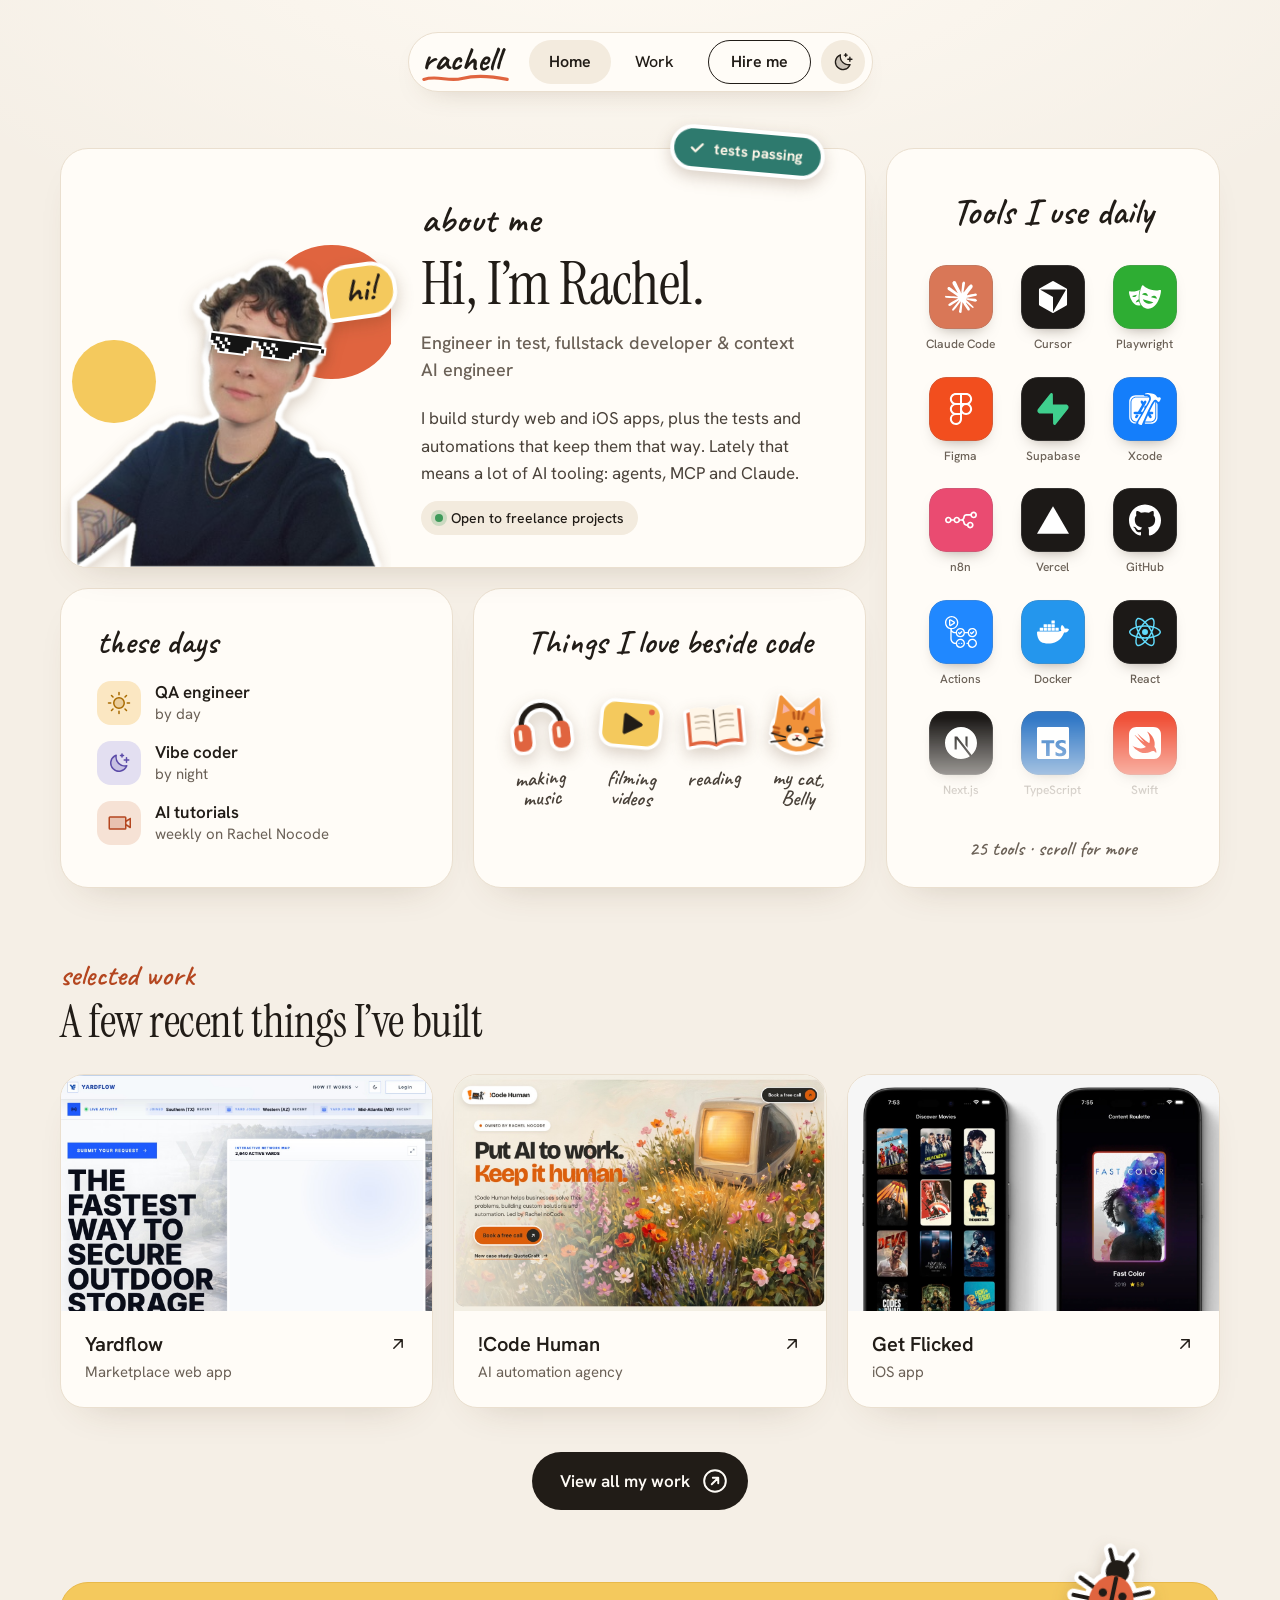
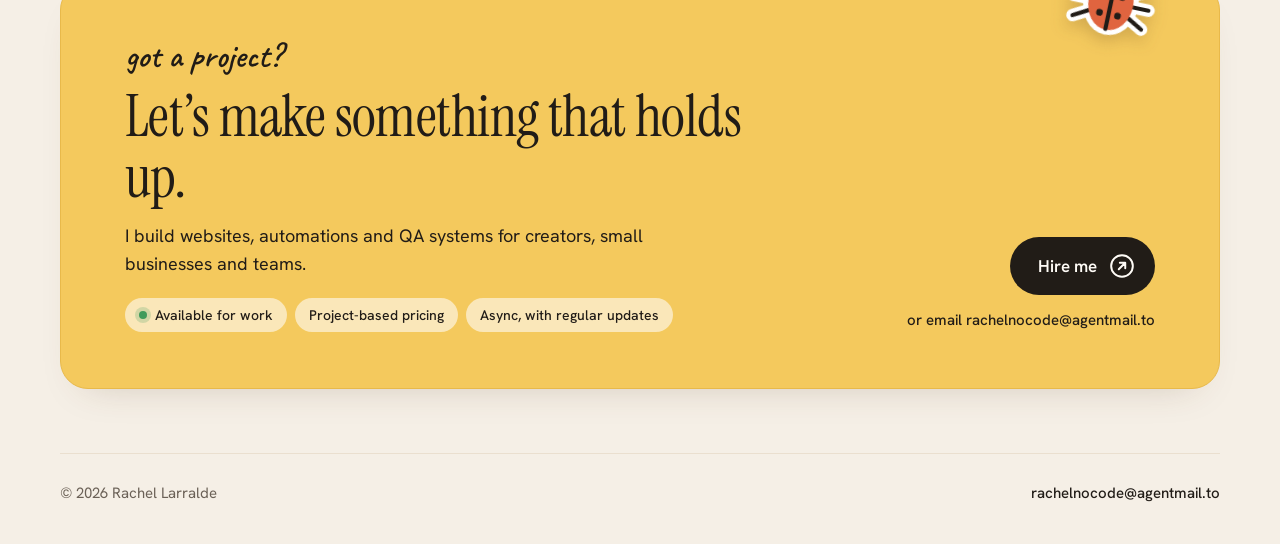
<file: index.html>
<!doctype html>
<html lang="en" data-theme="light">
<head>
  <meta charset="utf-8">
  <meta name="viewport" content="width=device-width, initial-scale=1">
  <script>(function(){try{var t=localStorage.getItem('rachell-theme');document.documentElement.setAttribute('data-theme',t==='dark'?'dark':'light')}catch(e){}})();</script>
  <meta name="theme-color" content="#F5EFE6" media="(prefers-color-scheme: light)">
  <meta name="theme-color" content="#141414" media="(prefers-color-scheme: dark)">
  <link rel="icon" href="/favicon.png">
  <link rel="preconnect" href="https://fonts.googleapis.com">
  <link rel="preconnect" href="https://fonts.gstatic.com" crossorigin>
  <link rel="stylesheet" href="https://fonts.googleapis.com/css2?family=Caveat:wght@500;600;700&family=Hanken+Grotesk:wght@400;500;600;700&family=Instrument+Serif:ital@0;1&display=swap">
  <link rel="stylesheet" href="/css/site.css">
  <script src="/js/site.js" defer></script>

  <title>Rachel Larralde — engineer in test &amp; fullstack developer</title>
  <meta name="description" content="Rachel Larralde builds sturdy web and iOS apps, plus the tests and automations that keep them that way. Engineer in test, fullstack developer and context AI engineer.">
  <meta name="author" content="Rachel Larralde">
  <meta property="og:type" content="website">
  <meta property="og:title" content="Rachel Larralde — engineer in test &amp; fullstack developer">
  <meta property="og:description" content="Sturdy web and iOS apps, plus the tests and automations that keep them that way.">
  <meta name="twitter:card" content="summary">
</head>
<body>
<div class="page">

  <header class="site-header">
    <div class="nav-pill">
      <a class="wordmark" href="/" aria-label="Rachel Larralde, home">
        <span class="wordmark__text" aria-hidden="true">rachell</span>
        <svg class="wordmark__squiggle" viewBox="0 0 100 10" preserveAspectRatio="none" aria-hidden="true"><path d="M2 6 C18 1 30 9 46 5 S78 2 98 6"/></svg>
      </a>
      <nav aria-label="Main">
        <ul class="nav-links">
          <li class="nav-links__item--desk"><a class="nav-link" href="/" aria-current="page">Home</a></li>
          <li class="nav-links__item--desk"><a class="nav-link" href="/work/">Work</a></li>
          <li><a class="nav-hire" href="/hire-me/">Hire me</a></li>
        </ul>
      </nav>
      <button type="button" class="theme-toggle" aria-label="Switch to dark mode" aria-pressed="false" title="Switch to dark mode">
        <svg class="theme-toggle__moon" viewBox="0 0 256 256" aria-hidden="true"><path d="M210.69,158.18A88,88,0,1,1,97.82,45.31,96.08,96.08,0,0,0,192,160,96.78,96.78,0,0,0,210.69,158.18Z" opacity="0.2"/><path d="M240,96a8,8,0,0,1-8,8H216v16a8,8,0,0,1-16,0V104H184a8,8,0,0,1,0-16h16V72a8,8,0,0,1,16,0V88h16A8,8,0,0,1,240,96ZM144,56h8v8a8,8,0,0,0,16,0V56h8a8,8,0,0,0,0-16h-8V32a8,8,0,0,0-16,0v8h-8a8,8,0,0,0,0,16Zm72.77,97a8,8,0,0,1,1.43,8A96,96,0,1,1,95.07,37.8a8,8,0,0,1,10.6,9.06A88.07,88.07,0,0,0,209.14,150.33,8,8,0,0,1,216.77,153Zm-19.39,14.88c-1.79.09-3.59.14-5.38.14A104.11,104.11,0,0,1,88,64c0-1.79,0-3.59.14-5.38A80,80,0,1,0,197.38,167.86Z"/></svg>
        <svg class="theme-toggle__sun" viewBox="0 0 256 256" aria-hidden="true"><path d="M184,128a56,56,0,1,1-56-56A56,56,0,0,1,184,128Z" opacity="0.2"/><path d="M120,40V16a8,8,0,0,1,16,0V40a8,8,0,0,1-16,0Zm72,88a64,64,0,1,1-64-64A64.07,64.07,0,0,1,192,128Zm-16,0a48,48,0,1,0-48,48A48.05,48.05,0,0,0,176,128ZM58.34,69.66A8,8,0,0,0,69.66,58.34l-16-16A8,8,0,0,0,42.34,53.66Zm0,116.68-16,16a8,8,0,0,0,11.32,11.32l16-16a8,8,0,0,0-11.32-11.32ZM192,72a8,8,0,0,0,5.66-2.34l16-16a8,8,0,0,0-11.32-11.32l-16,16A8,8,0,0,0,192,72Zm5.66,114.34a8,8,0,0,0-11.32,11.32l16,16a8,8,0,0,0,11.32-11.32ZM48,128a8,8,0,0,0-8-8H16a8,8,0,0,0,0,16H40A8,8,0,0,0,48,128Zm80,80a8,8,0,0,0-8,8v24a8,8,0,0,0,16,0V216A8,8,0,0,0,128,208Zm112-88H216a8,8,0,0,0,0,16h24a8,8,0,0,0,0-16Z"/></svg>
      </button>
      <button type="button" class="menu-toggle" aria-label="Menu" aria-expanded="false" aria-controls="site-menu">
        <svg class="ic menu-toggle__open" viewBox="0 0 24 24" aria-hidden="true"><path d="M4 9 H20 M4 15 H20"/></svg>
        <svg class="ic menu-toggle__close" viewBox="0 0 24 24" aria-hidden="true"><path d="M6 6 L18 18 M18 6 L6 18"/></svg>
      </button>
    </div>
    <nav class="nav-menu" id="site-menu" aria-label="Menu" hidden>
      <a class="nav-menu__link" href="/" aria-current="page">Home<svg class="ic" viewBox="0 0 24 24" aria-hidden="true"><path d="M7 17 L17 7 M8 7 H17 V16"/></svg></a>
      <a class="nav-menu__link" href="/work/">Work<svg class="ic" viewBox="0 0 24 24" aria-hidden="true"><path d="M7 17 L17 7 M8 7 H17 V16"/></svg></a>
      <a class="nav-menu__link" href="/hire-me/">Hire me<svg class="ic" viewBox="0 0 24 24" aria-hidden="true"><path d="M7 17 L17 7 M8 7 H17 V16"/></svg></a>
    </nav>
  </header>

  <main class="site-main site-main--home" id="main">

    <section class="bento" aria-label="Intro">

      <article class="card intro">
        <div class="intro__media">
          <div class="intro__photo">
            <div class="intro__figure">
              <span class="intro__blob intro__blob--coral"></span>
              <span class="intro__blob intro__blob--butter"></span>
              <img class="intro__img sticker" src="/assets/site/img/rachel-cutout.png" alt="Rachel Larralde" width="355" height="347">
              <div class="shades"><img class="shades__img" src="/assets/site/stickers/shades.svg" alt=""></div>
            </div>
          </div>
          <span class="hi-bubble sticker wiggle" aria-hidden="true">hi!</span>
        </div>
        <span class="tests-pill sticker wiggle">
          <svg class="ic" viewBox="0 0 24 24" aria-hidden="true"><path d="M5 12.5 L10 17 L19 7"/></svg>tests passing
        </span>
        <div class="intro__body">
          <span class="hand intro__eyebrow">about me</span>
          <h1 class="serif display-2 intro__title">Hi, I’m Rachel.</h1>
          <p class="intro__role">Engineer in test, fullstack developer &amp; context AI engineer</p>
          <p class="intro__text">I build sturdy web and iOS apps, plus the tests and automations that keep them that way. Lately that means a lot of AI tooling: agents, MCP and Claude.</p>
          <span class="chip intro__chip"><span class="dot" aria-hidden="true"></span>Open to freelance projects</span>
        </div>
      </article>

      <article class="card tools" aria-labelledby="tools-h">
        <h2 class="hand card-label--lg" id="tools-h">Tools I use daily</h2>
        <div class="tools__frame">
          <div class="tools__scroll" tabindex="0" role="region" aria-label="Tools, scrollable">
            <ul class="tools__grid">
              <li class="tool" title="Claude Code"><img class="tool__icon wiggle" src="/assets/site/logos/claude.svg" alt="" width="64" height="64"><span class="tool__name">Claude Code</span></li>
              <li class="tool" title="Cursor"><img class="tool__icon wiggle" src="/assets/site/logos/cursor.svg" alt="" width="64" height="64"><span class="tool__name">Cursor</span></li>
              <li class="tool" title="Playwright"><img class="tool__icon wiggle" src="/assets/site/logos/playwright.svg" alt="" width="64" height="64"><span class="tool__name">Playwright</span></li>
              <li class="tool" title="Figma"><img class="tool__icon wiggle" src="/assets/site/logos/figma.svg" alt="" width="64" height="64"><span class="tool__name">Figma</span></li>
              <li class="tool" title="Supabase"><img class="tool__icon wiggle" src="/assets/site/logos/supabase.svg" alt="" width="64" height="64"><span class="tool__name">Supabase</span></li>
              <li class="tool" title="Xcode"><img class="tool__icon wiggle" src="/assets/site/logos/xcode.svg" alt="" width="64" height="64"><span class="tool__name">Xcode</span></li>
              <li class="tool" title="n8n"><img class="tool__icon wiggle" src="/assets/site/logos/n8n.svg" alt="" width="64" height="64"><span class="tool__name">n8n</span></li>
              <li class="tool" title="Vercel"><img class="tool__icon wiggle" src="/assets/site/logos/vercel.svg" alt="" width="64" height="64"><span class="tool__name">Vercel</span></li>
              <li class="tool" title="GitHub"><img class="tool__icon wiggle" src="/assets/site/logos/github.svg" alt="" width="64" height="64"><span class="tool__name">GitHub</span></li>
              <li class="tool" title="Actions"><img class="tool__icon wiggle" src="/assets/site/logos/githubactions.svg" alt="" width="64" height="64"><span class="tool__name">Actions</span></li>
              <li class="tool" title="Docker"><img class="tool__icon wiggle" src="/assets/site/logos/docker.svg" alt="" width="64" height="64"><span class="tool__name">Docker</span></li>
              <li class="tool" title="React"><img class="tool__icon wiggle" src="/assets/site/logos/react.svg" alt="" width="64" height="64"><span class="tool__name">React</span></li>
              <li class="tool" title="Next.js"><img class="tool__icon wiggle" src="/assets/site/logos/nextdotjs.svg" alt="" width="64" height="64"><span class="tool__name">Next.js</span></li>
              <li class="tool" title="TypeScript"><img class="tool__icon wiggle" src="/assets/site/logos/typescript.svg" alt="" width="64" height="64"><span class="tool__name">TypeScript</span></li>
              <li class="tool" title="Swift"><img class="tool__icon wiggle" src="/assets/site/logos/swift.svg" alt="" width="64" height="64"><span class="tool__name">Swift</span></li>
              <li class="tool" title="Python"><img class="tool__icon wiggle" src="/assets/site/logos/python.svg" alt="" width="64" height="64"><span class="tool__name">Python</span></li>
              <li class="tool" title="Postgres"><img class="tool__icon wiggle" src="/assets/site/logos/postgresql.svg" alt="" width="64" height="64"><span class="tool__name">Postgres</span></li>
              <li class="tool" title="Node.js"><img class="tool__icon wiggle" src="/assets/site/logos/nodedotjs.svg" alt="" width="64" height="64"><span class="tool__name">Node.js</span></li>
              <li class="tool" title="Cypress"><img class="tool__icon wiggle" src="/assets/site/logos/cypress.svg" alt="" width="64" height="64"><span class="tool__name">Cypress</span></li>
              <li class="tool" title="Selenium"><img class="tool__icon wiggle" src="/assets/site/logos/selenium.svg" alt="" width="64" height="64"><span class="tool__name">Selenium</span></li>
              <li class="tool" title="Appium"><img class="tool__icon wiggle" src="/assets/site/logos/appium.svg" alt="" width="64" height="64"><span class="tool__name">Appium</span></li>
              <li class="tool" title="Tailwind"><img class="tool__icon wiggle" src="/assets/site/logos/tailwindcss.svg" alt="" width="64" height="64"><span class="tool__name">Tailwind</span></li>
              <li class="tool" title="Stripe"><img class="tool__icon wiggle" src="/assets/site/logos/stripe.svg" alt="" width="64" height="64"><span class="tool__name">Stripe</span></li>
              <li class="tool" title="Convex"><img class="tool__icon wiggle" src="/assets/site/logos/convex.svg" alt="" width="64" height="64"><span class="tool__name">Convex</span></li>
              <li class="tool" title="Notion"><img class="tool__icon wiggle" src="/assets/site/logos/notion.svg" alt="" width="64" height="64"><span class="tool__name">Notion</span></li>
            </ul>
          </div>
        </div>
        <span class="hand hand--muted tools__hint">25 tools · scroll for more</span>
      </article>

      <article class="card now" aria-labelledby="now-h">
        <h2 class="hand card-label" id="now-h">these days</h2>
        <ul class="now-list">
          <li class="now-row">
            <span class="now-row__icon now-row__icon--sun"><svg class="ic-fill" viewBox="0 0 256 256" aria-hidden="true"><path d="M184,128a56,56,0,1,1-56-56A56,56,0,0,1,184,128Z" opacity="0.2"/><path d="M120,40V16a8,8,0,0,1,16,0V40a8,8,0,0,1-16,0Zm72,88a64,64,0,1,1-64-64A64.07,64.07,0,0,1,192,128Zm-16,0a48,48,0,1,0-48,48A48.05,48.05,0,0,0,176,128ZM58.34,69.66A8,8,0,0,0,69.66,58.34l-16-16A8,8,0,0,0,42.34,53.66Zm0,116.68-16,16a8,8,0,0,0,11.32,11.32l16-16a8,8,0,0,0-11.32-11.32ZM192,72a8,8,0,0,0,5.66-2.34l16-16a8,8,0,0,0-11.32-11.32l-16,16A8,8,0,0,0,192,72Zm5.66,114.34a8,8,0,0,0-11.32,11.32l16,16a8,8,0,0,0,11.32-11.32ZM48,128a8,8,0,0,0-8-8H16a8,8,0,0,0,0,16H40A8,8,0,0,0,48,128Zm80,80a8,8,0,0,0-8,8v24a8,8,0,0,0,16,0V216A8,8,0,0,0,128,208Zm112-88H216a8,8,0,0,0,0,16h24a8,8,0,0,0,0-16Z"/></svg></span>
            <span class="now-row__text"><span class="now-row__title">QA engineer</span><span class="now-row__sub">by day</span></span>
          </li>
          <li class="now-row">
            <span class="now-row__icon now-row__icon--moon"><svg class="ic-fill" viewBox="0 0 256 256" aria-hidden="true"><path d="M210.69,158.18A88,88,0,1,1,97.82,45.31,96.08,96.08,0,0,0,192,160,96.78,96.78,0,0,0,210.69,158.18Z" opacity="0.2"/><path d="M240,96a8,8,0,0,1-8,8H216v16a8,8,0,0,1-16,0V104H184a8,8,0,0,1,0-16h16V72a8,8,0,0,1,16,0V88h16A8,8,0,0,1,240,96ZM144,56h8v8a8,8,0,0,0,16,0V56h8a8,8,0,0,0,0-16h-8V32a8,8,0,0,0-16,0v8h-8a8,8,0,0,0,0,16Zm72.77,97a8,8,0,0,1,1.43,8A96,96,0,1,1,95.07,37.8a8,8,0,0,1,10.6,9.06A88.07,88.07,0,0,0,209.14,150.33,8,8,0,0,1,216.77,153Zm-19.39,14.88c-1.79.09-3.59.14-5.38.14A104.11,104.11,0,0,1,88,64c0-1.79,0-3.59.14-5.38A80,80,0,1,0,197.38,167.86Z"/></svg></span>
            <span class="now-row__text"><span class="now-row__title">Vibe coder</span><span class="now-row__sub">by night</span></span>
          </li>
          <li class="now-row">
            <span class="now-row__icon now-row__icon--video"><svg class="ic-fill" viewBox="0 0 256 256" aria-hidden="true"><path d="M200,72V184a8,8,0,0,1-8,8H32a8,8,0,0,1-8-8V72a8,8,0,0,1,8-8H192A8,8,0,0,1,200,72Z" opacity="0.2"/><path d="M251.77,73a8,8,0,0,0-8.21.39L208,97.05V72a16,16,0,0,0-16-16H32A16,16,0,0,0,16,72V184a16,16,0,0,0,16,16H192a16,16,0,0,0,16-16V159l35.56,23.71A8,8,0,0,0,248,184a8,8,0,0,0,8-8V80A8,8,0,0,0,251.77,73ZM192,184H32V72H192V184Zm48-22.95-32-21.33V116.28L240,95Z"/></svg></span>
            <span class="now-row__text"><span class="now-row__title">AI tutorials</span><span class="now-row__sub">weekly on Rachel Nocode</span></span>
          </li>
        </ul>
      </article>

      <article class="card love" aria-labelledby="love-h">
        <h2 class="hand card-label" id="love-h">Things I love beside code</h2>
        <ul class="love-list">
          <li class="love-item">
            <img class="love-item__sticker sticker wiggle" style="--r:-6deg" src="/assets/site/stickers/headphones.svg" alt="" width="70" height="70">
            <span class="hand love-item__label" style="--r:-4deg">making music</span>
          </li>
          <li class="love-item">
            <img class="love-item__sticker sticker wiggle" style="--r:5deg" src="/assets/site/stickers/play.svg" alt="" width="70" height="70">
            <span class="hand love-item__label" style="--r:3deg">filming videos</span>
          </li>
          <li class="love-item">
            <img class="love-item__sticker sticker wiggle" style="--r:-5deg" src="/assets/site/stickers/book.svg" alt="" width="70" height="70">
            <span class="hand love-item__label" style="--r:-2deg">reading</span>
          </li>
          <li class="love-item">
            <img class="love-item__sticker sticker wiggle" style="--r:4deg" src="/assets/site/stickers/cat.svg" alt="" width="70" height="70">
            <span class="hand love-item__label" style="--r:3deg">my cat, Belly</span>
          </li>
        </ul>
      </article>

    </section>

    <section class="selected" aria-labelledby="sel-h">
      <div class="section-head">
        <span class="hand hand--coral eyebrow">selected work</span>
        <h2 class="serif section-title" id="sel-h">A few recent things I’ve built</h2>
      </div>
      <div class="project-grid">
        <a class="project-card lift" href="https://getyardflow.com" target="_blank" rel="noopener">
          <img class="project-card__img" src="/assets/site/img/yardflow.jpg" alt="Yardflow screenshot" width="1200" height="750" loading="lazy">
          <div class="project-card__body">
            <div class="project-card__head"><h3 class="project-card__title">Yardflow</h3><svg class="ic" viewBox="0 0 24 24" aria-hidden="true"><path d="M7 17 L17 7 M8 7 H17 V16"/></svg></div>
            <span class="project-card__cat">Marketplace web app</span>
            <span class="visually-hidden">(opens in a new tab)</span>
          </div>
        </a>
        <a class="project-card lift" href="https://nocodehuman.ai/" target="_blank" rel="noopener">
          <img class="project-card__img" src="/assets/site/img/nocodehuman.jpg" alt="!Code Human screenshot" width="1200" height="750" loading="lazy">
          <div class="project-card__body">
            <div class="project-card__head"><h3 class="project-card__title">!Code Human</h3><svg class="ic" viewBox="0 0 24 24" aria-hidden="true"><path d="M7 17 L17 7 M8 7 H17 V16"/></svg></div>
            <span class="project-card__cat">AI automation agency</span>
            <span class="visually-hidden">(opens in a new tab)</span>
          </div>
        </a>
        <a class="project-card lift" href="https://getflicked.app" target="_blank" rel="noopener">
          <img class="project-card__img" src="/assets/site/img/flicked.jpg" alt="Get Flicked screenshot" width="1200" height="1079" loading="lazy">
          <div class="project-card__body">
            <div class="project-card__head"><h3 class="project-card__title">Get Flicked</h3><svg class="ic" viewBox="0 0 24 24" aria-hidden="true"><path d="M7 17 L17 7 M8 7 H17 V16"/></svg></div>
            <span class="project-card__cat">iOS app</span>
            <span class="visually-hidden">(opens in a new tab)</span>
          </div>
        </a>
      </div>
      <div class="btn-row selected__more">
        <a class="btn lift" href="/work/">View all my work<svg class="ic btn__icon" viewBox="0 0 24 24" aria-hidden="true"><circle cx="12" cy="12" r="10"/><path d="M9 15 L15 9 M10 9 H15 V14"/></svg></a>
      </div>
    </section>

    <section class="card hire-band" aria-labelledby="hire-h">
      <div class="hire-band__text">
        <span class="hand hire-band__eyebrow">got a project?</span>
        <h2 class="serif hire-band__title" id="hire-h">Let’s make something that holds up.</h2>
        <p class="hire-band__lede">I build websites, automations and QA systems for creators, small businesses and teams.</p>
        <ul class="chip-row">
          <li class="chip chip--glass"><span class="dot" aria-hidden="true"></span>Available for work</li>
          <li class="chip chip--glass">Project-based pricing</li>
          <li class="chip chip--glass">Async, with regular updates</li>
        </ul>
      </div>
      <div class="hire-band__actions">
        <a class="btn btn--ink0 lift" href="/hire-me/">Hire me<svg class="ic btn__icon" viewBox="0 0 24 24" aria-hidden="true"><circle cx="12" cy="12" r="10"/><path d="M9 15 L15 9 M10 9 H15 V14"/></svg></a>
        <a class="hire-band__email" href="mailto:rachelnocode@agentmail.to">or email rachelnocode@agentmail.to</a>
      </div>
      <img class="hire-band__sticker sticker wiggle" src="/assets/site/stickers/bug.svg" alt="" width="100" height="100">
    </section>

  </main>

  <footer class="site-footer">
    <span>© <span data-year>2026</span> Rachel Larralde</span>
    <a class="site-footer__email" href="mailto:rachelnocode@agentmail.to">rachelnocode@agentmail.to</a>
  </footer>

</div>
</body>
</html>
</file>
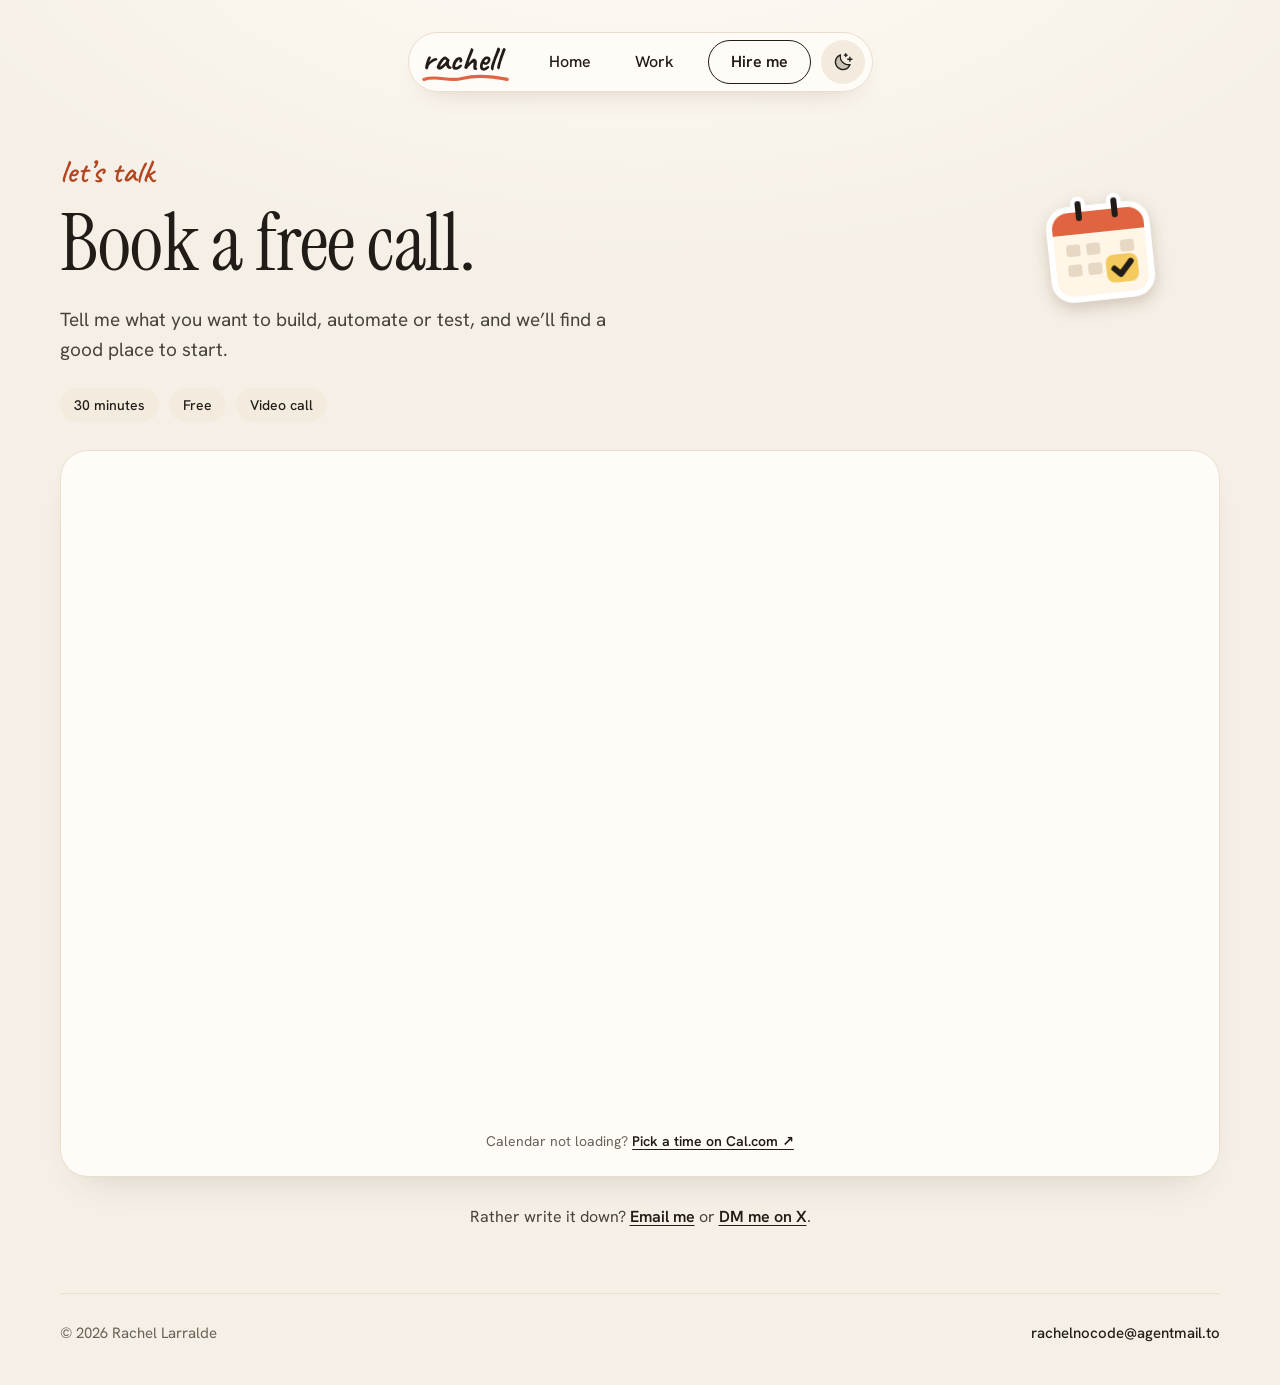
<file: book/index.html>
<!doctype html>
<html lang="en" data-theme="light">
<head>
  <meta charset="utf-8">
  <meta name="viewport" content="width=device-width, initial-scale=1">
  <script>(function(){try{var t=localStorage.getItem('rachell-theme');document.documentElement.setAttribute('data-theme',t==='dark'?'dark':'light')}catch(e){}})();</script>
  <meta name="theme-color" content="#F5EFE6" media="(prefers-color-scheme: light)">
  <meta name="theme-color" content="#141414" media="(prefers-color-scheme: dark)">
  <link rel="icon" href="/favicon.png">
  <link rel="preconnect" href="https://fonts.googleapis.com">
  <link rel="preconnect" href="https://fonts.gstatic.com" crossorigin>
  <link rel="stylesheet" href="https://fonts.googleapis.com/css2?family=Caveat:wght@500;600;700&family=Hanken+Grotesk:wght@400;500;600;700&family=Instrument+Serif:ital@0;1&display=swap">
  <link rel="stylesheet" href="/css/site.css">
  <link rel="stylesheet" href="/css/book.css">
  <script src="/js/site.js" defer></script>
  <script src="/js/book.js" defer></script>


  <title>Book a call — Rachel Larralde</title>
  <meta name="description" content="Book a free 30-minute video call with Rachel Larralde to talk through a website, automation or QA project.">
  <meta name="author" content="Rachel Larralde">
  <meta property="og:type" content="website">
  <meta property="og:title" content="Book a call — Rachel Larralde">
  <meta property="og:description" content="Book a free 30-minute call.">
  <meta name="twitter:card" content="summary">
</head>
<body>
<div class="page">

  <header class="site-header">
    <div class="nav-pill">
      <a class="wordmark" href="/" aria-label="Rachel Larralde, home">
        <span class="wordmark__text" aria-hidden="true">rachell</span>
        <svg class="wordmark__squiggle" viewBox="0 0 100 10" preserveAspectRatio="none" aria-hidden="true"><path d="M2 6 C18 1 30 9 46 5 S78 2 98 6"/></svg>
      </a>
      <nav aria-label="Main">
        <ul class="nav-links">
          <li class="nav-links__item--desk"><a class="nav-link" href="/">Home</a></li>
          <li class="nav-links__item--desk"><a class="nav-link" href="/work/">Work</a></li>
          <li><a class="nav-hire" href="/hire-me/">Hire me</a></li>
        </ul>
      </nav>
      <button type="button" class="theme-toggle" aria-label="Switch to dark mode" aria-pressed="false" title="Switch to dark mode">
        <svg class="theme-toggle__moon" viewBox="0 0 256 256" aria-hidden="true"><path d="M210.69,158.18A88,88,0,1,1,97.82,45.31,96.08,96.08,0,0,0,192,160,96.78,96.78,0,0,0,210.69,158.18Z" opacity="0.2"/><path d="M240,96a8,8,0,0,1-8,8H216v16a8,8,0,0,1-16,0V104H184a8,8,0,0,1,0-16h16V72a8,8,0,0,1,16,0V88h16A8,8,0,0,1,240,96ZM144,56h8v8a8,8,0,0,0,16,0V56h8a8,8,0,0,0,0-16h-8V32a8,8,0,0,0-16,0v8h-8a8,8,0,0,0,0,16Zm72.77,97a8,8,0,0,1,1.43,8A96,96,0,1,1,95.07,37.8a8,8,0,0,1,10.6,9.06A88.07,88.07,0,0,0,209.14,150.33,8,8,0,0,1,216.77,153Zm-19.39,14.88c-1.79.09-3.59.14-5.38.14A104.11,104.11,0,0,1,88,64c0-1.79,0-3.59.14-5.38A80,80,0,1,0,197.38,167.86Z"/></svg>
        <svg class="theme-toggle__sun" viewBox="0 0 256 256" aria-hidden="true"><path d="M184,128a56,56,0,1,1-56-56A56,56,0,0,1,184,128Z" opacity="0.2"/><path d="M120,40V16a8,8,0,0,1,16,0V40a8,8,0,0,1-16,0Zm72,88a64,64,0,1,1-64-64A64.07,64.07,0,0,1,192,128Zm-16,0a48,48,0,1,0-48,48A48.05,48.05,0,0,0,176,128ZM58.34,69.66A8,8,0,0,0,69.66,58.34l-16-16A8,8,0,0,0,42.34,53.66Zm0,116.68-16,16a8,8,0,0,0,11.32,11.32l16-16a8,8,0,0,0-11.32-11.32ZM192,72a8,8,0,0,0,5.66-2.34l16-16a8,8,0,0,0-11.32-11.32l-16,16A8,8,0,0,0,192,72Zm5.66,114.34a8,8,0,0,0-11.32,11.32l16,16a8,8,0,0,0,11.32-11.32ZM48,128a8,8,0,0,0-8-8H16a8,8,0,0,0,0,16H40A8,8,0,0,0,48,128Zm80,80a8,8,0,0,0-8,8v24a8,8,0,0,0,16,0V216A8,8,0,0,0,128,208Zm112-88H216a8,8,0,0,0,0,16h24a8,8,0,0,0,0-16Z"/></svg>
      </button>
      <button type="button" class="menu-toggle" aria-label="Menu" aria-expanded="false" aria-controls="site-menu">
        <svg class="ic menu-toggle__open" viewBox="0 0 24 24" aria-hidden="true"><path d="M4 9 H20 M4 15 H20"/></svg>
        <svg class="ic menu-toggle__close" viewBox="0 0 24 24" aria-hidden="true"><path d="M6 6 L18 18 M18 6 L6 18"/></svg>
      </button>
    </div>
    <nav class="nav-menu" id="site-menu" aria-label="Menu" hidden>
      <a class="nav-menu__link" href="/">Home<svg class="ic" viewBox="0 0 24 24" aria-hidden="true"><path d="M7 17 L17 7 M8 7 H17 V16"/></svg></a>
      <a class="nav-menu__link" href="/work/">Work<svg class="ic" viewBox="0 0 24 24" aria-hidden="true"><path d="M7 17 L17 7 M8 7 H17 V16"/></svg></a>
      <a class="nav-menu__link" href="/hire-me/">Hire me<svg class="ic" viewBox="0 0 24 24" aria-hidden="true"><path d="M7 17 L17 7 M8 7 H17 V16"/></svg></a>
    </nav>
  </header>

  <main class="site-main book" id="main">

    <header class="book-head">
      <div class="book-head__text">
        <span class="hand hand--coral book-head__eyebrow">let’s talk</span>
        <h1 class="serif display-1">Book a free call.</h1>
        <p class="lede book-head__lede">Tell me what you want to build, automate or test, and we’ll find a good place to start.</p>
        <ul class="chip-row book-head__chips" aria-label="Call details">
          <li class="chip">30 minutes</li>
          <li class="chip">Free</li>
          <li class="chip">Video call</li>
        </ul>
      </div>
      <img class="book-head__sticker sticker wiggle" style="--r:-6deg" src="/assets/site/stickers/calendar.svg" alt="" width="120" height="120">
    </header>

    <section class="card book-cal" aria-label="Pick a time">
      <div id="cal-inline" class="book-cal__embed"></div>
      <p class="book-cal__fallback">Calendar not loading? <a href="https://cal.com/nocodehuman/free-call" target="_blank" rel="noopener">Pick a time on Cal.com ↗<span class="visually-hidden"> (opens in a new tab)</span></a></p>
    </section>

    <p class="book-alt">Rather write it down? <a href="mailto:rachelnocode@agentmail.to">Email me</a> or <a href="https://x.com/rachelnocode" target="_blank" rel="noopener">DM me on X<span class="visually-hidden"> (opens in a new tab)</span></a>.</p>

  </main>

  <footer class="site-footer">
    <span>© <span data-year>2026</span> Rachel Larralde</span>
    <a class="site-footer__email" href="mailto:rachelnocode@agentmail.to">rachelnocode@agentmail.to</a>
  </footer>

</div>
</body>
</html>
</file>
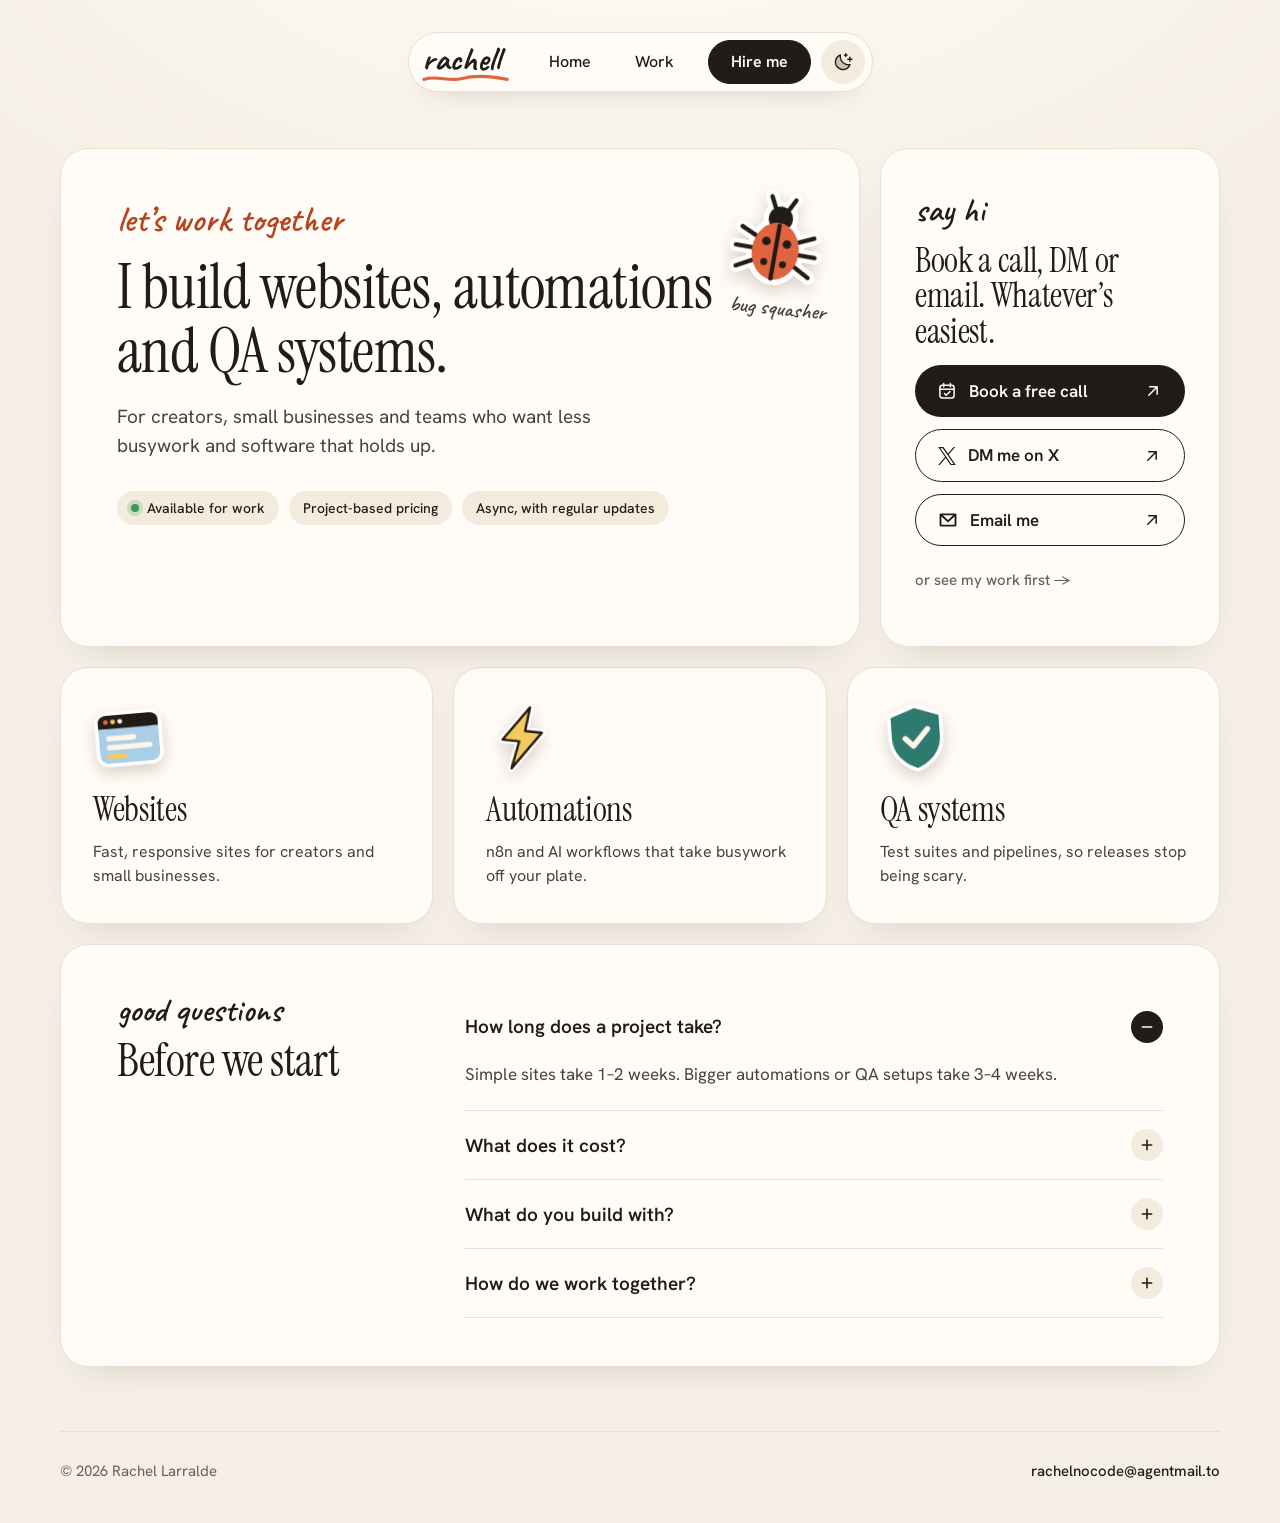
<file: hire-me/index.html>
<!doctype html>
<html lang="en" data-theme="light">
<head>
  <meta charset="utf-8">
  <meta name="viewport" content="width=device-width, initial-scale=1">
  <script>(function(){try{var t=localStorage.getItem('rachell-theme');document.documentElement.setAttribute('data-theme',t==='dark'?'dark':'light')}catch(e){}})();</script>
  <meta name="theme-color" content="#F5EFE6" media="(prefers-color-scheme: light)">
  <meta name="theme-color" content="#141414" media="(prefers-color-scheme: dark)">
  <link rel="icon" href="/favicon.png">
  <link rel="preconnect" href="https://fonts.googleapis.com">
  <link rel="preconnect" href="https://fonts.gstatic.com" crossorigin>
  <link rel="stylesheet" href="https://fonts.googleapis.com/css2?family=Caveat:wght@500;600;700&family=Hanken+Grotesk:wght@400;500;600;700&family=Instrument+Serif:ital@0;1&display=swap">
  <link rel="stylesheet" href="/css/site.css">
  <script src="/js/site.js" defer></script>

  <link rel="stylesheet" href="/css/hire.css">
  <title>Hire me — Rachel Larralde</title>
  <meta name="description" content="Hire Rachel Larralde to build websites, n8n and AI automations, and QA systems. Project-based pricing, async work with regular updates.">
  <meta name="author" content="Rachel Larralde">
  <meta property="og:type" content="website">
  <meta property="og:title" content="Hire me — Rachel Larralde">
  <meta property="og:description" content="Websites, automations and QA systems for creators, small businesses and teams.">
  <meta name="twitter:card" content="summary">
</head>
<body>
<div class="page">

  <header class="site-header">
    <div class="nav-pill">
      <a class="wordmark" href="/" aria-label="Rachel Larralde, home">
        <span class="wordmark__text" aria-hidden="true">rachell</span>
        <svg class="wordmark__squiggle" viewBox="0 0 100 10" preserveAspectRatio="none" aria-hidden="true"><path d="M2 6 C18 1 30 9 46 5 S78 2 98 6"/></svg>
      </a>
      <nav aria-label="Main">
        <ul class="nav-links">
          <li class="nav-links__item--desk"><a class="nav-link" href="/">Home</a></li>
          <li class="nav-links__item--desk"><a class="nav-link" href="/work/">Work</a></li>
          <li><a class="nav-hire" href="/hire-me/" aria-current="page">Hire me</a></li>
        </ul>
      </nav>
      <button type="button" class="theme-toggle" aria-label="Switch to dark mode" aria-pressed="false" title="Switch to dark mode">
        <svg class="theme-toggle__moon" viewBox="0 0 256 256" aria-hidden="true"><path d="M210.69,158.18A88,88,0,1,1,97.82,45.31,96.08,96.08,0,0,0,192,160,96.78,96.78,0,0,0,210.69,158.18Z" opacity="0.2"/><path d="M240,96a8,8,0,0,1-8,8H216v16a8,8,0,0,1-16,0V104H184a8,8,0,0,1,0-16h16V72a8,8,0,0,1,16,0V88h16A8,8,0,0,1,240,96ZM144,56h8v8a8,8,0,0,0,16,0V56h8a8,8,0,0,0,0-16h-8V32a8,8,0,0,0-16,0v8h-8a8,8,0,0,0,0,16Zm72.77,97a8,8,0,0,1,1.43,8A96,96,0,1,1,95.07,37.8a8,8,0,0,1,10.6,9.06A88.07,88.07,0,0,0,209.14,150.33,8,8,0,0,1,216.77,153Zm-19.39,14.88c-1.79.09-3.59.14-5.38.14A104.11,104.11,0,0,1,88,64c0-1.79,0-3.59.14-5.38A80,80,0,1,0,197.38,167.86Z"/></svg>
        <svg class="theme-toggle__sun" viewBox="0 0 256 256" aria-hidden="true"><path d="M184,128a56,56,0,1,1-56-56A56,56,0,0,1,184,128Z" opacity="0.2"/><path d="M120,40V16a8,8,0,0,1,16,0V40a8,8,0,0,1-16,0Zm72,88a64,64,0,1,1-64-64A64.07,64.07,0,0,1,192,128Zm-16,0a48,48,0,1,0-48,48A48.05,48.05,0,0,0,176,128ZM58.34,69.66A8,8,0,0,0,69.66,58.34l-16-16A8,8,0,0,0,42.34,53.66Zm0,116.68-16,16a8,8,0,0,0,11.32,11.32l16-16a8,8,0,0,0-11.32-11.32ZM192,72a8,8,0,0,0,5.66-2.34l16-16a8,8,0,0,0-11.32-11.32l-16,16A8,8,0,0,0,192,72Zm5.66,114.34a8,8,0,0,0-11.32,11.32l16,16a8,8,0,0,0,11.32-11.32ZM48,128a8,8,0,0,0-8-8H16a8,8,0,0,0,0,16H40A8,8,0,0,0,48,128Zm80,80a8,8,0,0,0-8,8v24a8,8,0,0,0,16,0V216A8,8,0,0,0,128,208Zm112-88H216a8,8,0,0,0,0,16h24a8,8,0,0,0,0-16Z"/></svg>
      </button>
      <button type="button" class="menu-toggle" aria-label="Menu" aria-expanded="false" aria-controls="site-menu">
        <svg class="ic menu-toggle__open" viewBox="0 0 24 24" aria-hidden="true"><path d="M4 9 H20 M4 15 H20"/></svg>
        <svg class="ic menu-toggle__close" viewBox="0 0 24 24" aria-hidden="true"><path d="M6 6 L18 18 M18 6 L6 18"/></svg>
      </button>
    </div>
    <nav class="nav-menu" id="site-menu" aria-label="Menu" hidden>
      <a class="nav-menu__link" href="/">Home<svg class="ic" viewBox="0 0 24 24" aria-hidden="true"><path d="M7 17 L17 7 M8 7 H17 V16"/></svg></a>
      <a class="nav-menu__link" href="/work/">Work<svg class="ic" viewBox="0 0 24 24" aria-hidden="true"><path d="M7 17 L17 7 M8 7 H17 V16"/></svg></a>
      <a class="nav-menu__link" href="/hire-me/" aria-current="page">Hire me<svg class="ic" viewBox="0 0 24 24" aria-hidden="true"><path d="M7 17 L17 7 M8 7 H17 V16"/></svg></a>
    </nav>
  </header>

  <main class="site-main site-main--hire" id="main">

    <div class="hire-intro">
      <section class="card hire-hero" aria-labelledby="hire-title">
        <span class="hand hand--coral hire-hero__eyebrow">let’s work together</span>
        <h1 class="serif hire-hero__title" id="hire-title">I build websites, automations and QA systems.</h1>
        <p class="lede hire-hero__lede">For creators, small businesses and teams who want less busywork and software that holds up.</p>
        <ul class="chip-row hire-hero__chips">
          <li class="chip"><span class="dot" aria-hidden="true"></span>Available for work</li>
          <li class="chip">Project-based pricing</li>
          <li class="chip">Async, with regular updates</li>
        </ul>
        <div class="hire-hero__badge wiggle" aria-hidden="true">
          <img class="hire-hero__bug sticker" src="/assets/site/stickers/bug.svg" alt="" width="104" height="104">
          <span class="hand hire-hero__badge-label">bug squasher</span>
        </div>
      </section>

      <section class="card say-hi" aria-labelledby="say-hi-title">
        <div class="say-hi__text">
          <span class="hand card-label">say hi</span>
          <h2 class="serif say-hi__title" id="say-hi-title">Book a call, DM or email. Whatever’s easiest.</h2>
        </div>
        <div class="say-hi__actions">
          <a class="btn btn--block lift" href="/book/">
            <span class="say-hi__label"><svg class="ic say-hi__cal" viewBox="0 0 24 24" aria-hidden="true"><rect x="3.5" y="5" width="17" height="15.5" rx="3"/><path d="M3.5 10 H20.5 M8 3 V7 M16 3 V7 M9 15 L11 17 L15.5 12.5"/></svg>Book a free call</span>
            <svg class="ic say-hi__arrow" viewBox="0 0 24 24" aria-hidden="true"><path d="M7 17 L17 7 M8 7 H17 V16"/></svg>
          </a>
          <a class="btn btn--outline btn--block lift" href="https://x.com/rachelnocode" target="_blank" rel="noopener">
            <span class="say-hi__label"><svg class="ic-fill say-hi__x" viewBox="0 0 24 24" aria-hidden="true"><path d="M14.234 10.162 22.977 0h-2.072l-7.591 8.824L7.251 0H.258l9.168 13.343L.258 24H2.33l8.016-9.318L16.749 24h6.993zm-2.837 3.299-.929-1.329L3.076 1.56h3.182l5.965 8.532.929 1.329 7.754 11.09h-3.182z"/></svg>DM me on X<span class="visually-hidden"> (opens in a new tab)</span></span>
            <svg class="ic say-hi__arrow" viewBox="0 0 24 24" aria-hidden="true"><path d="M7 17 L17 7 M8 7 H17 V16"/></svg>
          </a>
          <a class="btn btn--outline btn--block lift" href="mailto:rachelnocode@agentmail.to">
            <span class="say-hi__label"><svg class="ic-fill say-hi__mail" viewBox="0 0 256 256" aria-hidden="true"><path d="M224,44H32A12,12,0,0,0,20,56V192a20,20,0,0,0,20,20H216a20,20,0,0,0,20-20V56A12,12,0,0,0,224,44ZM193.15,68,128,127.72,62.85,68ZM44,188V83.28l75.89,69.57a12,12,0,0,0,16.22,0L212,83.28V188Z"/></svg>Email me</span>
            <svg class="ic say-hi__arrow" viewBox="0 0 24 24" aria-hidden="true"><path d="M7 17 L17 7 M8 7 H17 V16"/></svg>
          </a>
          <a class="say-hi__more" href="/work/">or see my work first →</a>
        </div>
      </section>
    </div>

    <section class="services" aria-label="What I build">
      <article class="card service">
        <img class="service__sticker sticker wiggle" style="--r:-5deg" src="/assets/site/stickers/browser.svg" alt="" width="72" height="72">
        <div class="service__text">
          <h2 class="serif service__title">Websites</h2>
          <p class="service__desc">Fast, responsive sites for creators and small businesses.</p>
        </div>
      </article>
      <article class="card service">
        <img class="service__sticker sticker wiggle" style="--r:6deg" src="/assets/site/stickers/bolt.svg" alt="" width="72" height="72">
        <div class="service__text">
          <h2 class="serif service__title">Automations</h2>
          <p class="service__desc">n8n and AI workflows that take busywork off your plate.</p>
        </div>
      </article>
      <article class="card service">
        <img class="service__sticker sticker wiggle" style="--r:-4deg" src="/assets/site/stickers/shield.svg" alt="" width="72" height="72">
        <div class="service__text">
          <h2 class="serif service__title">QA systems</h2>
          <p class="service__desc">Test suites and pipelines, so releases stop being scary.</p>
        </div>
      </article>
    </section>

    <section class="card faq" aria-labelledby="faq-title">
      <div class="faq__head">
        <span class="hand card-label">good questions</span>
        <h2 class="serif section-title" id="faq-title">Before we start</h2>
      </div>
      <div class="faq__list">
        <details class="faq__item" name="faq" open>
          <summary class="faq__q">How long does a project take?<span class="faq__icon" aria-hidden="true"><svg class="ic" viewBox="0 0 24 24"><path d="M5 12 H19"/><path class="faq__icon-v" d="M12 5 V19"/></svg></span></summary>
          <p class="faq__a">Simple sites take 1–2 weeks. Bigger automations or QA setups take 3–4 weeks.</p>
        </details>
        <details class="faq__item" name="faq">
          <summary class="faq__q">What does it cost?<span class="faq__icon" aria-hidden="true"><svg class="ic" viewBox="0 0 24 24"><path d="M5 12 H19"/><path class="faq__icon-v" d="M12 5 V19"/></svg></span></summary>
          <p class="faq__a">Pricing is per project, usually $2k–$10k depending on scope. Always happy to talk it through.</p>
        </details>
        <details class="faq__item" name="faq">
          <summary class="faq__q">What do you build with?<span class="faq__icon" aria-hidden="true"><svg class="ic" viewBox="0 0 24 24"><path d="M5 12 H19"/><path class="faq__icon-v" d="M12 5 V19"/></svg></span></summary>
          <p class="faq__a">Whatever fits: modern web frameworks, Python or Node backends, and automation tools like n8n.</p>
        </details>
        <details class="faq__item" name="faq">
          <summary class="faq__q">How do we work together?<span class="faq__icon" aria-hidden="true"><svg class="ic" viewBox="0 0 24 24"><path d="M5 12 H19"/><path class="faq__icon-v" d="M12 5 V19"/></svg></span></summary>
          <p class="faq__a">Async, with regular updates. A short call up front if it helps.</p>
        </details>
      </div>
    </section>

  </main>

  <footer class="site-footer">
    <span>© <span data-year>2026</span> Rachel Larralde</span>
    <a class="site-footer__email" href="mailto:rachelnocode@agentmail.to">rachelnocode@agentmail.to</a>
  </footer>

</div>
</body>
</html>
</file>
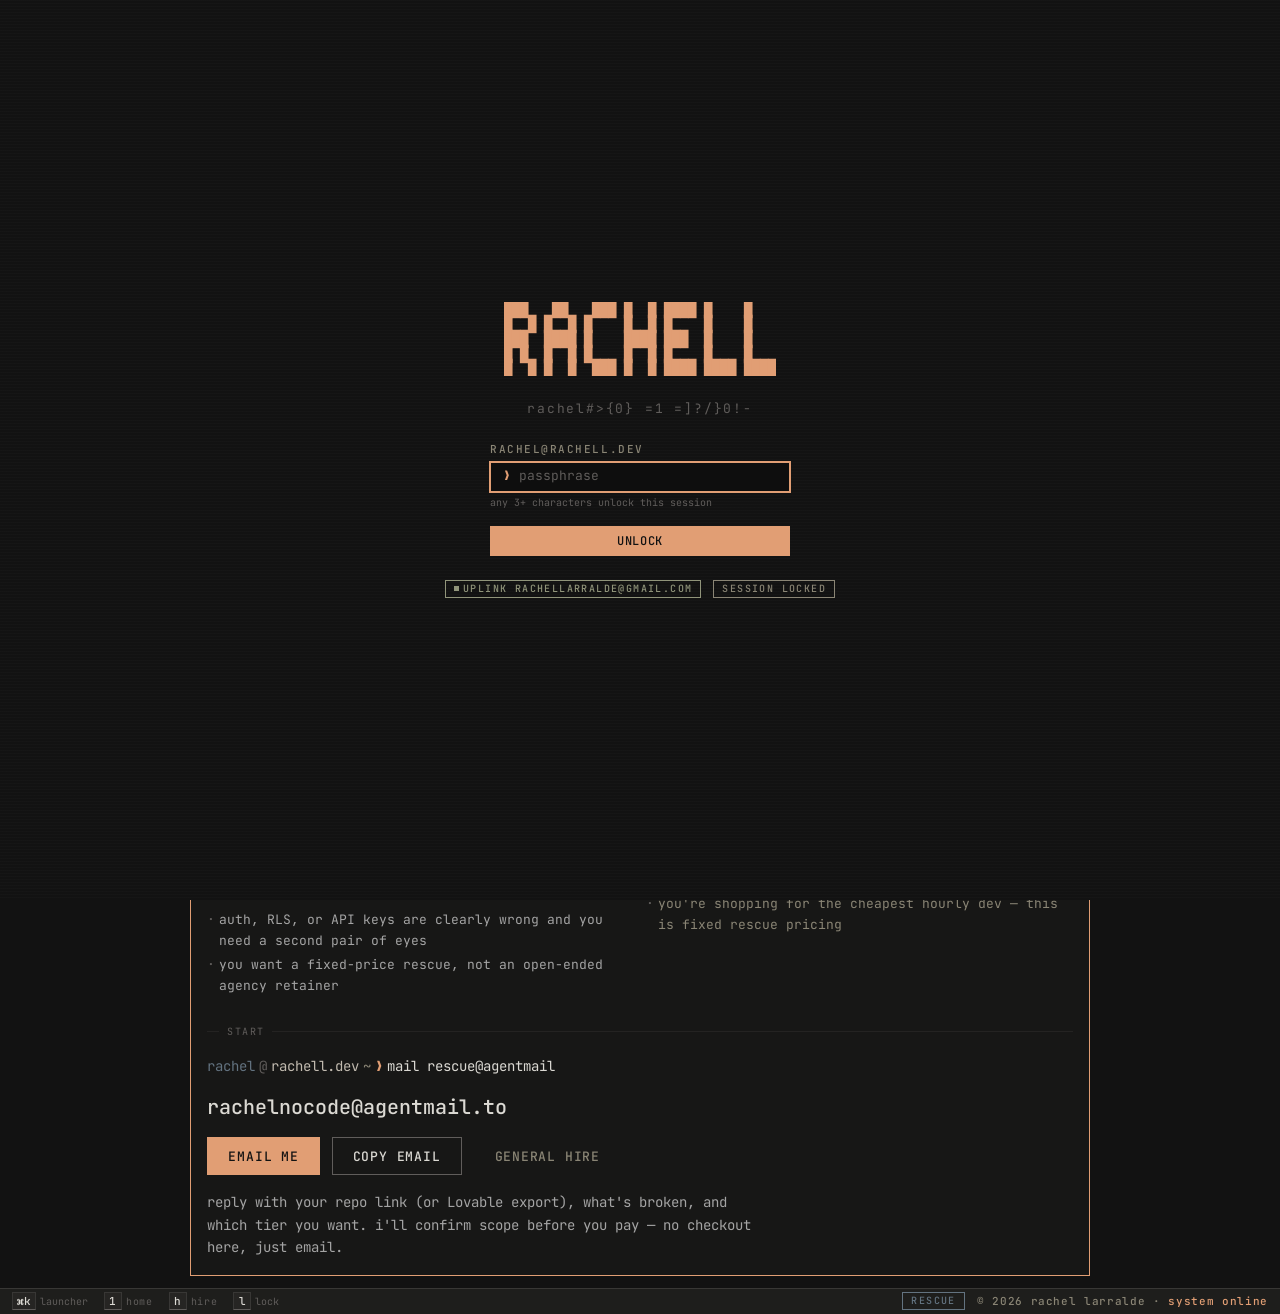
<file: lovable-rescue/index.html>
<!DOCTYPE html>
<html lang="en">

<head>
  <meta charset="UTF-8" />
  <meta name="viewport" content="width=device-width, initial-scale=1.0" />
  <meta name="description" content="Lovable Rescue — 48h audit and hands-on fixes for broken Lovable/Bolt handoffs. Fixed pricing from $299." />
  <meta name="author" content="Rachel Larralde" />
  <meta name="theme-color" content="#121212" />
  <link rel="icon" href="/favicon.png" />
  <title>lovable rescue // rachell.dev</title>
  <link rel="preconnect" href="https://fonts.googleapis.com" />
  <link rel="preconnect" href="https://fonts.gstatic.com" crossorigin />
  <link rel="stylesheet" href="../css/rachell-tokens.css" />
  <link rel="stylesheet" href="../css/rachell.css" />
</head>

<body>
  <header class="bar bar--top" id="topbar">
    <div class="bar__cell bar__left">
      <button class="bar__launch" id="launcher-btn" aria-label="open launcher" title="launcher ⌘k">◆</button>
      <nav class="ws" aria-label="workspaces">
        <a href="/#hero" class="ws__tab"><span class="ws__n">1</span><span class="lbl">home</span></a>
        <a href="/#work" class="ws__tab"><span class="ws__n">2</span><span class="lbl">work</span></a>
        <a href="/#about" class="ws__tab"><span class="ws__n">3</span><span class="lbl">about</span></a>
        <a href="/#contact" class="ws__tab"><span class="ws__n">4</span><span class="lbl">contact</span></a>
        <a href="/hire-me/" class="ws__tab ws__tab--hire"><span class="ws__n">▸</span><span class="lbl">hire me</span></a>
      </nav>
    </div>
    <div class="bar__cell bar__center"><span id="clock">--:--:--</span>&nbsp;·&nbsp;<span id="date"></span></div>
    <div class="bar__cell bar__right">
      <span id="bar-cpu" class="meter meter--sm" aria-hidden="true"></span>
      <span id="bar-mem" class="meter meter--sm" aria-hidden="true"></span>
      <span class="badge badge--ok badge--dot">online</span>
      <button class="bar__icon" id="power-btn" aria-label="lock session" title="lock (l)">⏻</button>
    </div>
  </header>

  <main class="desktop desktop--single">
    <section class="panel panel--accent rescue" aria-label="lovable rescue offer">
      <header class="panel__head"><span class="panel__title">rescue.txt</span><span class="panel__meta">rachell.dev</span></header>
      <div class="panel__body rescue__body">
        <h1 class="brief__h">stuck with a broken <span class="hl">lovable</span> or <span class="hl">bolt</span> handoff?</h1>
        <p class="brief__p">you shipped fast with vibe coding — now deploy fails, auth is wide open, or the app doesn't match the spec. i audit what's broken and get you to a working handoff.</p>
        <div class="hero__facts">
          <span class="badge badge--warn badge--dot">48h audit turnaround</span>
          <span class="badge">fixed pricing</span>
          <span class="badge">no scope creep</span>
        </div>

        <div class="divider">pricing</div>
        <div class="tiers" role="list">
          <article class="tier panel" role="listitem">
            <header class="tier__head"><span class="tier__n">01</span><span class="tier__name">audit</span><span class="tier__price">$299</span></header>
            <div class="tier__body">
              <p class="tier__tagline">48h audit — written report</p>
              <ul class="tier__list">
                <li>PRD/spec vs what Lovable/Bolt actually shipped</li>
                <li>security &amp; auth gaps (RLS, env vars, exposed keys)</li>
                <li>deploy blockers (build, hosting, domain, DB)</li>
                <li>priority-ranked fix list you can hand to any dev</li>
              </ul>
            </div>
          </article>
          <article class="tier panel panel--accent" role="listitem">
            <header class="tier__head"><span class="tier__n">02</span><span class="tier__name">audit + repair</span><span class="tier__price">$599</span></header>
            <div class="tier__body">
              <p class="tier__tagline">everything in audit, plus a fix plan &amp; one repair session</p>
              <ul class="tier__list">
                <li>full audit report (above)</li>
                <li>step-by-step fix plan with effort estimates</li>
                <li>1 live repair session — i fix the highest-impact blocker with you</li>
                <li>session notes &amp; next steps for remaining work</li>
              </ul>
            </div>
          </article>
          <article class="tier panel" role="listitem">
            <header class="tier__head"><span class="tier__n">03</span><span class="tier__name">full rescue</span><span class="tier__price">$999</span></header>
            <div class="tier__body">
              <p class="tier__tagline">rescue to working handoff — scope cap</p>
              <ul class="tier__list">
                <li>audit + fix plan + up to 3 repair sessions</li>
                <li>deploy to production on your stack</li>
                <li>auth &amp; env wired correctly</li>
                <li>handoff doc: architecture, runbook, known limits</li>
              </ul>
              <div class="tier__scope">
                <p class="tier__scope-label">in scope</p>
                <ul class="tier__list tier__list--compact">
                  <li>one app (single repo / Lovable project)</li>
                  <li>deploy, auth, env, critical path bugs</li>
                  <li>≤5 pages / routes, one backend</li>
                </ul>
                <p class="tier__scope-label">out of scope</p>
                <ul class="tier__list tier__list--compact">
                  <li>full rewrites or new features</li>
                  <li>mobile apps, multi-tenant rebuilds</li>
                  <li>ongoing maintenance after handoff</li>
                </ul>
              </div>
            </div>
          </article>
        </div>

        <div class="divider">fit check</div>
        <div class="fit">
          <section class="fit__col">
            <h2 class="fit__h"><span class="g">▸</span> for you if</h2>
            <ul class="fit__list">
              <li>Lovable or Bolt generated an app that won't deploy or stay up</li>
              <li>you inherited a vibe-coded MVP with no docs or tests</li>
              <li>auth, RLS, or API keys are clearly wrong and you need a second pair of eyes</li>
              <li>you want a fixed-price rescue, not an open-ended agency retainer</li>
            </ul>
          </section>
          <section class="fit__col">
            <h2 class="fit__h"><span class="g">▸</span> not for you if</h2>
            <ul class="fit__list fit__list--dim">
              <li>you need a product built from scratch (see <a class="link" href="/hire-me/">hire me</a>)</li>
              <li>you want unlimited scope or a full rewrite</li>
              <li>the codebase is abandoned with no repo access</li>
              <li>you're shopping for the cheapest hourly dev — this is fixed rescue pricing</li>
            </ul>
          </section>
        </div>

        <div class="divider">start</div>
        <div class="term__line"><span class="p-user">rachel</span><span class="p-at">@</span><span class="p-host">rachell.dev</span><span class="p-cwd">~</span><span class="p-sym">❯</span><span class="p-cmd">mail rescue@agentmail</span></div>
        <p class="uplink__mail">rachelnocode@agentmail.to</p>
        <div class="hero__cta">
          <a class="btn btn--lg" href="mailto:rachelnocode@agentmail.to?subject=Lovable%20Rescue%20%E2%80%94%20audit%20request">email me</a>
          <button class="btn btn--lg btn--secondary" type="button" data-copy="rachelnocode@agentmail.to">copy email</button>
          <a href="/hire-me/" class="btn btn--lg btn--ghost">general hire</a>
        </div>
        <p class="brief__p faint">reply with your repo link (or Lovable export), what's broken, and which tier you want. i'll confirm scope before you pay — no checkout here, just email.</p>
      </div>
    </section>
  </main>

  <footer class="bar bar--bottom">
    <button class="kc kc--btn" type="button" data-action="launcher"><kbd>⌘k</kbd><span>launcher</span></button>
    <a class="kc" href="/#hero"><kbd>1</kbd><span>home</span></a>
    <a class="kc" href="/hire-me/"><kbd>h</kbd><span>hire</span></a>
    <button class="kc kc--btn" type="button" data-action="lock"><kbd>l</kbd><span>lock</span></button>
    <span style="margin-left:auto;display:flex;gap:12px;align-items:center">
      <span class="badge badge--info" id="ws-badge">rescue</span>
      <span class="bar__copy"><span class="full">© <span id="year">2025</span> rachel larralde · </span><span class="hl">system online</span></span>
    </span>
  </footer>

  <div id="toasts" class="toasts" aria-live="polite"></div>

  <script src="../js/rachell-os.js" type="module"></script>
  <script src="../js/theme-switcher.js" type="module"></script>
  <script src="../js/ascii-bg.js" type="module"></script>
</body>

</html>
</file>
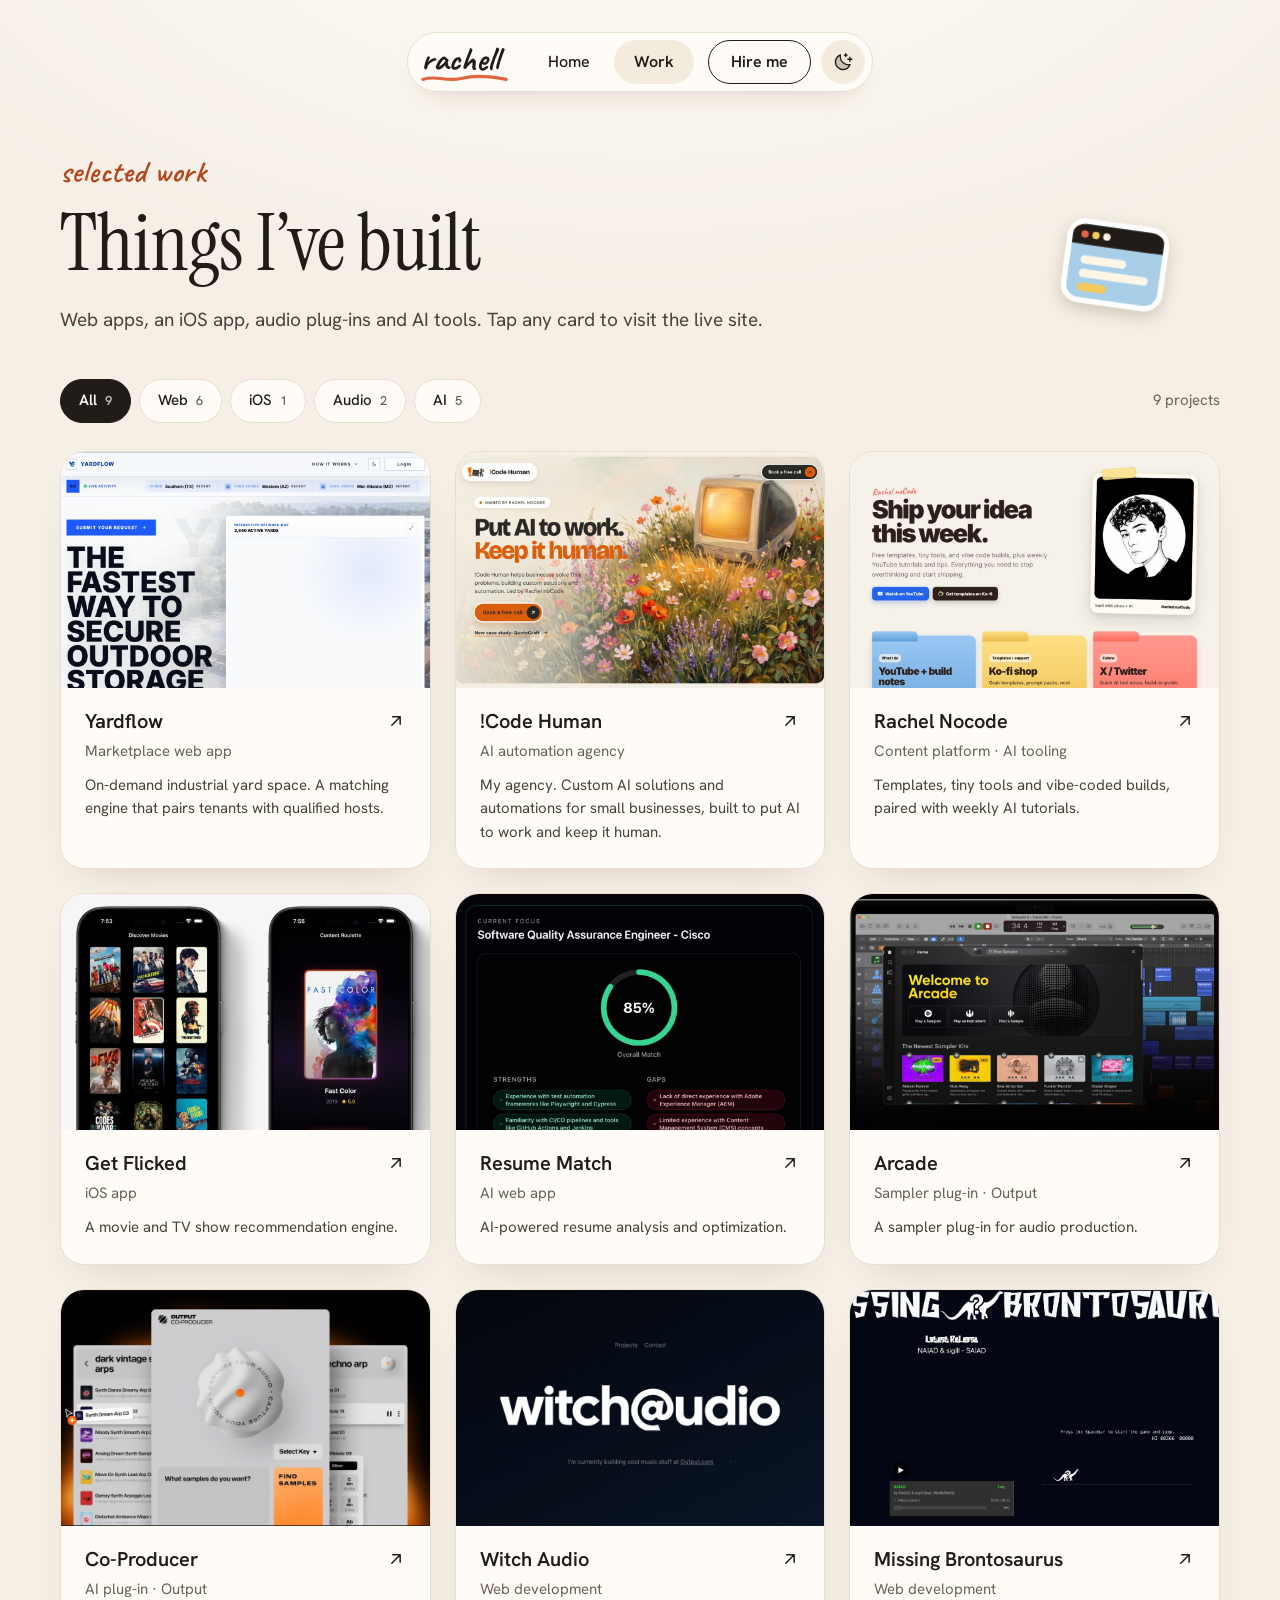
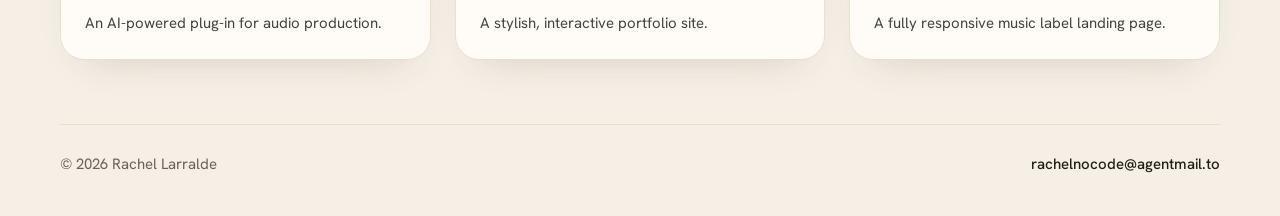
<file: work/index.html>
<!doctype html>
<html lang="en" data-theme="light">
<head>
  <meta charset="utf-8">
  <meta name="viewport" content="width=device-width, initial-scale=1">
  <script>(function(){try{var t=localStorage.getItem('rachell-theme');document.documentElement.setAttribute('data-theme',t==='dark'?'dark':'light')}catch(e){}})();</script>
  <meta name="theme-color" content="#F5EFE6" media="(prefers-color-scheme: light)">
  <meta name="theme-color" content="#141414" media="(prefers-color-scheme: dark)">
  <link rel="icon" href="/favicon.png">
  <link rel="preconnect" href="https://fonts.googleapis.com">
  <link rel="preconnect" href="https://fonts.gstatic.com" crossorigin>
  <link rel="stylesheet" href="https://fonts.googleapis.com/css2?family=Caveat:wght@500;600;700&family=Hanken+Grotesk:wght@400;500;600;700&family=Instrument+Serif:ital@0;1&display=swap">
  <link rel="stylesheet" href="/css/site.css">
  <link rel="stylesheet" href="/css/work.css">
  <script src="/js/site.js" defer></script>
  <script src="/js/work.js" defer></script>


  <title>Work — Rachel Larralde</title>
  <meta name="description" content="Selected work by Rachel Larralde: web apps, an iOS app, audio plug-ins and AI tools, each linked to the live site.">
  <meta name="author" content="Rachel Larralde">
  <meta property="og:type" content="website">
  <meta property="og:title" content="Work — Rachel Larralde">
  <meta property="og:description" content="Web apps, an iOS app, audio plug-ins and AI tools.">
  <meta name="twitter:card" content="summary">
</head>
<body>
<div class="page">

  <header class="site-header">
    <div class="nav-pill">
      <a class="wordmark" href="/" aria-label="Rachel Larralde, home">
        <span class="wordmark__text" aria-hidden="true">rachell</span>
        <svg class="wordmark__squiggle" viewBox="0 0 100 10" preserveAspectRatio="none" aria-hidden="true"><path d="M2 6 C18 1 30 9 46 5 S78 2 98 6"/></svg>
      </a>
      <nav aria-label="Main">
        <ul class="nav-links">
          <li class="nav-links__item--desk"><a class="nav-link" href="/">Home</a></li>
          <li class="nav-links__item--desk"><a class="nav-link" href="/work/" aria-current="page">Work</a></li>
          <li><a class="nav-hire" href="/hire-me/">Hire me</a></li>
        </ul>
      </nav>
      <button type="button" class="theme-toggle" aria-label="Switch to dark mode" aria-pressed="false" title="Switch to dark mode">
        <svg class="theme-toggle__moon" viewBox="0 0 256 256" aria-hidden="true"><path d="M210.69,158.18A88,88,0,1,1,97.82,45.31,96.08,96.08,0,0,0,192,160,96.78,96.78,0,0,0,210.69,158.18Z" opacity="0.2"/><path d="M240,96a8,8,0,0,1-8,8H216v16a8,8,0,0,1-16,0V104H184a8,8,0,0,1,0-16h16V72a8,8,0,0,1,16,0V88h16A8,8,0,0,1,240,96ZM144,56h8v8a8,8,0,0,0,16,0V56h8a8,8,0,0,0,0-16h-8V32a8,8,0,0,0-16,0v8h-8a8,8,0,0,0,0,16Zm72.77,97a8,8,0,0,1,1.43,8A96,96,0,1,1,95.07,37.8a8,8,0,0,1,10.6,9.06A88.07,88.07,0,0,0,209.14,150.33,8,8,0,0,1,216.77,153Zm-19.39,14.88c-1.79.09-3.59.14-5.38.14A104.11,104.11,0,0,1,88,64c0-1.79,0-3.59.14-5.38A80,80,0,1,0,197.38,167.86Z"/></svg>
        <svg class="theme-toggle__sun" viewBox="0 0 256 256" aria-hidden="true"><path d="M184,128a56,56,0,1,1-56-56A56,56,0,0,1,184,128Z" opacity="0.2"/><path d="M120,40V16a8,8,0,0,1,16,0V40a8,8,0,0,1-16,0Zm72,88a64,64,0,1,1-64-64A64.07,64.07,0,0,1,192,128Zm-16,0a48,48,0,1,0-48,48A48.05,48.05,0,0,0,176,128ZM58.34,69.66A8,8,0,0,0,69.66,58.34l-16-16A8,8,0,0,0,42.34,53.66Zm0,116.68-16,16a8,8,0,0,0,11.32,11.32l16-16a8,8,0,0,0-11.32-11.32ZM192,72a8,8,0,0,0,5.66-2.34l16-16a8,8,0,0,0-11.32-11.32l-16,16A8,8,0,0,0,192,72Zm5.66,114.34a8,8,0,0,0-11.32,11.32l16,16a8,8,0,0,0,11.32-11.32ZM48,128a8,8,0,0,0-8-8H16a8,8,0,0,0,0,16H40A8,8,0,0,0,48,128Zm80,80a8,8,0,0,0-8,8v24a8,8,0,0,0,16,0V216A8,8,0,0,0,128,208Zm112-88H216a8,8,0,0,0,0,16h24a8,8,0,0,0,0-16Z"/></svg>
      </button>
      <button type="button" class="menu-toggle" aria-label="Menu" aria-expanded="false" aria-controls="site-menu">
        <svg class="ic menu-toggle__open" viewBox="0 0 24 24" aria-hidden="true"><path d="M4 9 H20 M4 15 H20"/></svg>
        <svg class="ic menu-toggle__close" viewBox="0 0 24 24" aria-hidden="true"><path d="M6 6 L18 18 M18 6 L6 18"/></svg>
      </button>
    </div>
    <nav class="nav-menu" id="site-menu" aria-label="Menu" hidden>
      <a class="nav-menu__link" href="/">Home<svg class="ic" viewBox="0 0 24 24" aria-hidden="true"><path d="M7 17 L17 7 M8 7 H17 V16"/></svg></a>
      <a class="nav-menu__link" href="/work/" aria-current="page">Work<svg class="ic" viewBox="0 0 24 24" aria-hidden="true"><path d="M7 17 L17 7 M8 7 H17 V16"/></svg></a>
      <a class="nav-menu__link" href="/hire-me/">Hire me<svg class="ic" viewBox="0 0 24 24" aria-hidden="true"><path d="M7 17 L17 7 M8 7 H17 V16"/></svg></a>
    </nav>
  </header>

  <main class="site-main work" id="main">

    <header class="work-head">
      <div class="work-head__text">
        <span class="hand hand--coral work-head__eyebrow">selected work</span>
        <h1 class="serif display-1">Things I’ve built</h1>
        <p class="lede work-head__lede">Web apps, an iOS app, audio plug-ins and AI tools. Tap any card to visit the live site.</p>
      </div>
      <img class="work-head__sticker sticker wiggle" style="--r:8deg" src="/assets/site/stickers/browser.svg" alt="" width="110" height="110">
    </header>

    <section class="work-list" aria-label="Projects">
      <div class="work-toolbar">
        <div class="work-filters" role="group" aria-label="Filter projects">
          <button type="button" class="filter-btn" data-filter="all" aria-pressed="true">All <span class="filter-btn__count">9</span></button>
          <button type="button" class="filter-btn" data-filter="web" aria-pressed="false">Web <span class="filter-btn__count">6</span></button>
          <button type="button" class="filter-btn" data-filter="ios" aria-pressed="false">iOS <span class="filter-btn__count">1</span></button>
          <button type="button" class="filter-btn" data-filter="audio" aria-pressed="false">Audio <span class="filter-btn__count">2</span></button>
          <button type="button" class="filter-btn" data-filter="ai" aria-pressed="false">AI <span class="filter-btn__count">5</span></button>
        </div>
        <span class="work-count" aria-live="polite" data-count>9 projects</span>
      </div>

      <div class="project-grid work-grid">
        <a class="project-card project-card--detailed lift" href="https://getyardflow.com" target="_blank" rel="noopener" data-tags="web ai">
          <img class="project-card__img" src="/assets/site/img/yardflow.jpg" alt="Yardflow screenshot" width="1200" height="750" loading="lazy">
          <div class="project-card__body">
            <div class="project-card__head"><h2 class="project-card__title">Yardflow</h2><svg class="ic" viewBox="0 0 24 24" aria-hidden="true"><path d="M7 17 L17 7 M8 7 H17 V16"/></svg></div>
            <span class="project-card__cat">Marketplace web app</span>
            <p class="project-card__desc">On-demand industrial yard space. A matching engine that pairs tenants with qualified hosts.</p>
            <span class="visually-hidden">(opens in a new tab)</span>
          </div>
        </a>
        <a class="project-card project-card--detailed lift" href="https://nocodehuman.ai/" target="_blank" rel="noopener" data-tags="web ai">
          <img class="project-card__img" src="/assets/site/img/nocodehuman.jpg" alt="!Code Human screenshot" width="1200" height="750" loading="lazy">
          <div class="project-card__body">
            <div class="project-card__head"><h2 class="project-card__title">!Code Human</h2><svg class="ic" viewBox="0 0 24 24" aria-hidden="true"><path d="M7 17 L17 7 M8 7 H17 V16"/></svg></div>
            <span class="project-card__cat">AI automation agency</span>
            <p class="project-card__desc">My agency. Custom AI solutions and automations for small businesses, built to put AI to work and keep it human.</p>
            <span class="visually-hidden">(opens in a new tab)</span>
          </div>
        </a>
        <a class="project-card project-card--detailed lift" href="https://rachelnocode.com" target="_blank" rel="noopener" data-tags="web ai">
          <img class="project-card__img" src="/assets/site/img/rachelnocode.jpg" alt="Rachel Nocode screenshot" width="1200" height="750" loading="lazy">
          <div class="project-card__body">
            <div class="project-card__head"><h2 class="project-card__title">Rachel Nocode</h2><svg class="ic" viewBox="0 0 24 24" aria-hidden="true"><path d="M7 17 L17 7 M8 7 H17 V16"/></svg></div>
            <span class="project-card__cat">Content platform · AI tooling</span>
            <p class="project-card__desc">Templates, tiny tools and vibe-coded builds, paired with weekly AI tutorials.</p>
            <span class="visually-hidden">(opens in a new tab)</span>
          </div>
        </a>
        <a class="project-card project-card--detailed lift" href="https://getflicked.app" target="_blank" rel="noopener" data-tags="ios">
          <img class="project-card__img" src="/assets/site/img/flicked.jpg" alt="Get Flicked screenshot" width="1200" height="1079" loading="lazy">
          <div class="project-card__body">
            <div class="project-card__head"><h2 class="project-card__title">Get Flicked</h2><svg class="ic" viewBox="0 0 24 24" aria-hidden="true"><path d="M7 17 L17 7 M8 7 H17 V16"/></svg></div>
            <span class="project-card__cat">iOS app</span>
            <p class="project-card__desc">A movie and TV show recommendation engine.</p>
            <span class="visually-hidden">(opens in a new tab)</span>
          </div>
        </a>
        <a class="project-card project-card--detailed lift" href="https://www.resumematch.online" target="_blank" rel="noopener" data-tags="ai web">
          <img class="project-card__img" src="/assets/site/img/resume-match-dashboard.jpg" alt="Resume Match screenshot" width="1200" height="1026" loading="lazy">
          <div class="project-card__body">
            <div class="project-card__head"><h2 class="project-card__title">Resume Match</h2><svg class="ic" viewBox="0 0 24 24" aria-hidden="true"><path d="M7 17 L17 7 M8 7 H17 V16"/></svg></div>
            <span class="project-card__cat">AI web app</span>
            <p class="project-card__desc">AI-powered resume analysis and optimization.</p>
            <span class="visually-hidden">(opens in a new tab)</span>
          </div>
        </a>
        <a class="project-card project-card--detailed lift" href="https://output.com/arcade" target="_blank" rel="noopener" data-tags="audio">
          <img class="project-card__img" src="/assets/site/img/arcade.jpg" alt="Arcade screenshot" width="1200" height="732" loading="lazy">
          <div class="project-card__body">
            <div class="project-card__head"><h2 class="project-card__title">Arcade</h2><svg class="ic" viewBox="0 0 24 24" aria-hidden="true"><path d="M7 17 L17 7 M8 7 H17 V16"/></svg></div>
            <span class="project-card__cat">Sampler plug-in · Output</span>
            <p class="project-card__desc">A sampler plug-in for audio production.</p>
            <span class="visually-hidden">(opens in a new tab)</span>
          </div>
        </a>
        <a class="project-card project-card--detailed lift" href="https://output.com/products/co-producer" target="_blank" rel="noopener" data-tags="audio ai">
          <img class="project-card__img" src="/assets/site/img/copro.jpg" alt="Co-Producer screenshot" width="1200" height="548" loading="lazy">
          <div class="project-card__body">
            <div class="project-card__head"><h2 class="project-card__title">Co-Producer</h2><svg class="ic" viewBox="0 0 24 24" aria-hidden="true"><path d="M7 17 L17 7 M8 7 H17 V16"/></svg></div>
            <span class="project-card__cat">AI plug-in · Output</span>
            <p class="project-card__desc">An AI-powered plug-in for audio production.</p>
            <span class="visually-hidden">(opens in a new tab)</span>
          </div>
        </a>
        <a class="project-card project-card--detailed lift" href="https://witchaudio.me/" target="_blank" rel="noopener" data-tags="web">
          <img class="project-card__img" src="/assets/site/img/witchaudio.jpg" alt="Witch Audio screenshot" width="1200" height="624" loading="lazy">
          <div class="project-card__body">
            <div class="project-card__head"><h2 class="project-card__title">Witch Audio</h2><svg class="ic" viewBox="0 0 24 24" aria-hidden="true"><path d="M7 17 L17 7 M8 7 H17 V16"/></svg></div>
            <span class="project-card__cat">Web development</span>
            <p class="project-card__desc">A stylish, interactive portfolio site.</p>
            <span class="visually-hidden">(opens in a new tab)</span>
          </div>
        </a>
        <a class="project-card project-card--detailed lift" href="https://missingbrontosaur.us" target="_blank" rel="noopener" data-tags="web">
          <img class="project-card__img" src="/assets/site/img/missing-brontosaurus.jpg" alt="Missing Brontosaurus screenshot" width="1200" height="641" loading="lazy">
          <div class="project-card__body">
            <div class="project-card__head"><h2 class="project-card__title">Missing Brontosaurus</h2><svg class="ic" viewBox="0 0 24 24" aria-hidden="true"><path d="M7 17 L17 7 M8 7 H17 V16"/></svg></div>
            <span class="project-card__cat">Web development</span>
            <p class="project-card__desc">A fully responsive music label landing page.</p>
            <span class="visually-hidden">(opens in a new tab)</span>
          </div>
        </a>
      </div>
    </section>

  </main>

  <footer class="site-footer">
    <span>© <span data-year>2026</span> Rachel Larralde</span>
    <a class="site-footer__email" href="mailto:rachelnocode@agentmail.to">rachelnocode@agentmail.to</a>
  </footer>

</div>
</body>
</html>
</file>
<file: css/site.css>
/* =====================================================================
   rachell.dev — "warm bento" shared stylesheet
   Tokens, base styles and every shared component. Page extras live in
   /css/work.css and /css/hire.css.

   HEAD SNIPPET (copy verbatim into every page, then set title/meta):
   ---------------------------------------------------------------------
   <meta charset="utf-8">
   <meta name="viewport" content="width=device-width, initial-scale=1">
   <script>(function(){try{var t=localStorage.getItem('rachell-theme');document.documentElement.setAttribute('data-theme',t==='dark'?'dark':'light')}catch(e){}})();</script>
   <meta name="theme-color" content="#F5EFE6" media="(prefers-color-scheme: light)">
   <meta name="theme-color" content="#141414" media="(prefers-color-scheme: dark)">
   <link rel="icon" href="/favicon.png">
   <link rel="preconnect" href="https://fonts.googleapis.com">
   <link rel="preconnect" href="https://fonts.gstatic.com" crossorigin>
   <link rel="stylesheet" href="https://fonts.googleapis.com/css2?family=Caveat:wght@500;600;700&family=Hanken+Grotesk:wght@400;500;600;700&family=Instrument+Serif:ital@0;1&display=swap">
   <link rel="stylesheet" href="/css/site.css">
   <script src="/js/site.js" defer></script>
   ---------------------------------------------------------------------
   Also: <html lang="en" data-theme="light">, and body markup:
   <body><div class="page"> header.site-header · main.site-main · footer.site-footer </div></body>
   Copy the header/footer markup from /index.html (only change aria-current).

   CLASS INDEX
   ---------------------------------------------------------------------
   Layout      .page .container .site-main .site-main--home
   Type        .hand .hand--coral .hand--muted .serif .display-1 .display-2
               .section-head .eyebrow .section-title .card-label .card-label--lg
               .lede .body-text .visually-hidden
   Nav         .site-header .nav-pill .wordmark .wordmark__text .wordmark__squiggle
               .nav-links .nav-links__item--desk .nav-link .nav-hire
               .menu-toggle .menu-toggle__open .menu-toggle__close
               .nav-menu .nav-menu__link          (active = aria-current="page")
   Theme       .theme-toggle .theme-toggle__moon .theme-toggle__sun   .stars .star
   Footer      .site-footer .site-footer__email
   Card        .card .lift
   Buttons     .btn .btn--ink0 .btn--outline .btn--block .btn__icon .btn-row
   Chips       .chip .chip--glass .chip-row .dot
   Stickers    .sticker .wiggle (rotation via --r, e.g. style="--r:-6deg")
               .hi-bubble .tests-pill
   Shades      .shades .shades__img
   Tools       .tools .tools__frame .tools__scroll .tools__grid .tool .tool__icon .tool__name .tools__hint
   Projects    .project-grid .project-card .project-card__img .project-card__body
               .project-card__head .project-card__title .project-card__cat .project-card__desc
               .project-card--detailed
   Hire band   .hire-band .hire-band__text .hire-band__eyebrow .hire-band__title .hire-band__lede
               .hire-band__actions .hire-band__email .hire-band__sticker
   Home only   .bento .intro .intro__media .intro__photo .intro__figure .intro__blob(--coral|--butter)
               .intro__img .intro__body .intro__eyebrow .intro__title .intro__role .intro__text .intro__chip
               .now .now-list .now-row .now-row__icon(--sun|--moon|--video) .now-row__title .now-row__sub
               .love .love-list .love-item .love-item__sticker .love-item__label
               .selected .selected__more
   Icons       .ic (stroke icon), .ic-fill (fill currentColor)

   BREAKPOINTS   phone < 700 · tablet 700–1099 · desktop ≥ 1100 · nav switches at 900
   ===================================================================== */


/* ---------- Tokens ---------- */
@property --bg { syntax: '<color>'; inherits: true; initial-value: #F5EFE6; }
@property --card { syntax: '<color>'; inherits: true; initial-value: #FFFCF7; }
@property --line { syntax: '<color>'; inherits: true; initial-value: #EADFCF; }
@property --ink { syntax: '<color>'; inherits: true; initial-value: #211C17; }
@property --muted { syntax: '<color>'; inherits: true; initial-value: #6B6157; }
@property --body { syntax: '<color>'; inherits: true; initial-value: #4A423A; }
@property --coral { syntax: '<color>'; inherits: true; initial-value: #E0643F; }
@property --coralText { syntax: '<color>'; inherits: true; initial-value: #B4461F; }
@property --teal { syntax: '<color>'; inherits: true; initial-value: #2E7A6E; }
@property --chip { syntax: '<color>'; inherits: true; initial-value: #F3EBDE; }
@property --green { syntax: '<color>'; inherits: true; initial-value: #3F9A5A; }
@property --glow { syntax: '<color>'; inherits: true; initial-value: #FFFBF4; }

:root {
  --bg: #F5EFE6;
  --card: #FFFCF7;
  --line: #EADFCF;
  --ink: #211C17;
  --muted: #6B6157;
  --body: #4A423A;
  --coral: #E0643F;
  --coralText: #B4461F;
  --butter: #F4C95D;
  --teal: #2E7A6E;
  --chip: #F3EBDE;
  --green: #3F9A5A;
  --glow: #FFFBF4;

  /* Fixed in both themes */
  --ink0: #211C17;
  --cream: #FFF6E8;
  --paper: #FFFCF7;
  --butter-edge: #E8B94A;

  --font-display: 'Instrument Serif', Georgia, serif;
  --font-body: 'Hanken Grotesk', ui-sans-serif, system-ui, sans-serif;
  --font-hand: 'Caveat', cursive;

  --radius-card: 28px;
  --radius-tile: 24px;
  --shadow-card: 0 18px 40px -26px rgba(90, 60, 30, 0.28);
  --shadow-tile: 0 18px 40px -28px rgba(90, 60, 30, 0.3);
  --shadow-lift: 0 26px 50px -26px rgba(90, 60, 30, 0.4);
  --shadow-float: 0 12px 30px -20px rgba(90, 60, 30, 0.35);
  --shadow-sticker: drop-shadow(0 6px 8px rgba(80, 50, 20, 0.22));
  --spring: cubic-bezier(.3, 1.5, .5, 1);
  --t-theme: .45s ease;

  --content: 1160px;
  --gutter: 40px;

  color-scheme: light;
  transition: --bg var(--t-theme), --card var(--t-theme), --line var(--t-theme), --ink var(--t-theme),
    --muted var(--t-theme), --body var(--t-theme), --coral var(--t-theme), --coralText var(--t-theme),
    --teal var(--t-theme), --chip var(--t-theme), --green var(--t-theme), --glow var(--t-theme);
}

[data-theme="dark"] {
  --bg: #141414;
  --card: #1F1F1F;
  --line: #333333;
  --ink: #F2F2F2;
  --muted: #A6A6A6;
  --body: #D0D0D0;
  --coral: #EE7A55;
  --coralText: #F4A07C;
  --butter: #F4C95D;
  --teal: #3E9C8D;
  --chip: #2B2B2B;
  --green: #5CC27A;
  --glow: #262626;
  color-scheme: dark;
}

@media (max-width: 1099px) { :root { --gutter: 24px; } }
@media (max-width: 699px) { :root { --gutter: 16px; } }


/* ---------- Base ---------- */
*, *::before, *::after { box-sizing: border-box; }

html { -webkit-text-size-adjust: 100%; }

body {
  position: relative;
  margin: 0;
  min-height: 100vh;
  background: radial-gradient(1200px 600px at 50% -120px, var(--glow) 0%, transparent 70%), var(--bg);
  color: var(--ink);
  font-family: var(--font-body);
  font-size: 16px;
  line-height: 1.5;
  -webkit-font-smoothing: antialiased;
  -moz-osx-font-smoothing: grayscale;
}

img, svg { display: block; max-width: 100%; }
a { color: inherit; }
button { font: inherit; color: inherit; cursor: pointer; }
h1, h2, h3, p, ul, figure { margin: 0; }
ul[class] { list-style: none; padding: 0; }
[hidden] { display: none !important; }

:focus-visible {
  outline: 2px solid var(--coral);
  outline-offset: 3px;
}

.visually-hidden {
  position: absolute !important;
  width: 1px;
  height: 1px;
  padding: 0;
  margin: -1px;
  overflow: hidden;
  clip: rect(0 0 0 0);
  white-space: nowrap;
  border: 0;
}

/* Stroke / fill icon helpers (arrows, check, hamburger) */
.ic { fill: none; stroke: currentColor; stroke-width: 1.8px; stroke-linecap: round; stroke-linejoin: round; flex-shrink: 0; }
.ic-fill { fill: currentColor; flex-shrink: 0; }


/* ---------- Layout ---------- */
.page {
  position: relative;
  z-index: 1;
  display: flex;
  flex-direction: column;
  min-height: 100vh;
  width: min(var(--content), 100% - 2 * var(--gutter));
  margin-inline: auto;
  padding: 32px 0 40px;
}

.container { width: min(var(--content), 100% - 2 * var(--gutter)); margin-inline: auto; }

.site-main { flex: 1; display: flex; flex-direction: column; margin-top: 56px; }
.site-main--home { gap: 72px; }

@media (max-width: 699px) {
  .page { padding: 20px 0 32px; }
  .site-main { margin-top: 20px; }
  .site-main--home { gap: 40px; }
}


/* ---------- Typography ---------- */
.hand {
  font-family: var(--font-hand);
  font-weight: 600;
  line-height: 1;
  color: var(--ink);
}
.hand--coral { color: var(--coralText); }
.hand--muted { color: var(--muted); }

.serif {
  font-family: var(--font-display);
  font-weight: 400;
  line-height: 1.04;
  letter-spacing: -0.01em;
  color: var(--ink);
}
.display-1 { font-size: 80px; }            /* Work h1 */
.display-2 { font-size: 60px; }            /* Home / Hire h1 */

.section-head { display: flex; flex-direction: column; gap: 8px; }
.eyebrow { font-size: 30px; }              /* use with .hand .hand--coral */
.section-title { font-size: 46px; }        /* use with .serif */
.card-label { font-size: 34px; }           /* card h2 in Caveat */
.card-label--lg { font-size: 38px; }

.lede { font-size: 19px; line-height: 1.55; color: var(--body); }
.body-text { font-size: 17px; line-height: 1.6; color: var(--body); }

@media (max-width: 1099px) {
  .display-1 { font-size: 64px; }
}
@media (max-width: 699px) {
  .display-1 { font-size: 52px; }
  .display-2 { font-size: 46px; }
  .section-head { gap: 6px; padding: 0 4px; }
  .eyebrow { font-size: 26px; }
  .section-title { font-size: 36px; }
  .card-label, .card-label--lg { font-size: 30px; }
  .lede { font-size: 16px; }
  .body-text { font-size: 16px; }
}


/* ---------- Card ---------- */
.card {
  background: var(--card);
  border: 1px solid var(--line);
  border-radius: var(--radius-card);
  box-shadow: var(--shadow-card);
}

.lift { transition: transform .25s ease, box-shadow .25s ease; }
@media (hover: hover) {
  .lift:hover { transform: translateY(-4px); box-shadow: var(--shadow-lift); }
}


/* ---------- Nav (desktop pill ≥ 900, mobile bar < 900) ---------- */
.site-header { position: relative; z-index: 5; display: flex; justify-content: center; }

.nav-pill {
  display: flex;
  align-items: center;
  gap: 4px;
  padding: 7px;
  background: var(--card);
  border: 1px solid var(--line);
  border-radius: 999px;
  box-shadow: var(--shadow-float);
}

.wordmark {
  display: inline-flex;
  flex-direction: column;
  justify-content: center;
  align-items: flex-start;
  min-height: 44px;
  margin-right: 10px;
  padding: 0 6px;
  flex-shrink: 0;
  text-decoration: none;
  color: var(--ink);
  border-radius: 999px;
}
.wordmark__text { font-family: var(--font-hand); font-weight: 700; font-size: 34px; line-height: 1; }
.wordmark__squiggle { width: 87px; height: 9px; margin-top: -2px; overflow: visible; }
.wordmark__squiggle path { fill: none; stroke: var(--coral); stroke-width: 3.5px; stroke-linecap: round; }

.nav-links { display: flex; align-items: center; gap: 4px; }

.nav-link {
  display: inline-flex;
  align-items: center;
  min-height: 44px;
  padding: 12px 20px;
  border-radius: 999px;
  font-size: 16px;
  font-weight: 500;
  line-height: 1.25;
  color: var(--ink);
  text-decoration: none;
  transition: background-color .2s ease;
}
.nav-link:hover { background: var(--chip); }
.nav-link[aria-current="page"] { background: var(--chip); font-weight: 600; }

.nav-hire {
  display: inline-flex;
  align-items: center;
  min-height: 44px;
  margin-left: 10px;
  padding: 11px 22px;
  border: 1.5px solid var(--ink);
  border-radius: 999px;
  font-size: 16px;
  font-weight: 600;
  line-height: 1.25;
  color: var(--ink);
  text-decoration: none;
  transition: background-color .2s ease, color .2s ease;
}
.nav-hire:hover { background: var(--chip); }
.nav-hire[aria-current="page"] { background: var(--ink); color: var(--card); }

.site-header .theme-toggle { margin-left: 6px; }

.menu-toggle {
  display: none;
  place-items: center;
  width: 44px;
  height: 44px;
  flex-shrink: 0;
  padding: 0;
  border: 0;
  border-radius: 50%;
  background: var(--chip);
  color: var(--ink);
}
.menu-toggle:hover { background: var(--line); }
.menu-toggle svg { width: 20px; height: 20px; stroke-width: 2.2px; }
.menu-toggle__close, .menu-toggle[aria-expanded="true"] .menu-toggle__open { display: none; }
.menu-toggle[aria-expanded="true"] .menu-toggle__close { display: block; }

.nav-menu {
  position: absolute;
  left: 0;
  right: 0;
  top: 66px;
  display: flex;
  flex-direction: column;
  padding: 10px;
  background: var(--card);
  border: 1px solid var(--line);
  border-radius: 24px;
  box-shadow: 0 24px 50px -20px rgba(60, 40, 20, 0.4);
}
.nav-menu__link {
  display: flex;
  align-items: center;
  justify-content: space-between;
  min-height: 52px;
  padding: 0 16px;
  border-radius: 16px;
  font-family: var(--font-display);
  font-size: 28px;
  color: var(--ink);
  text-decoration: none;
}
.nav-menu__link svg { width: 18px; height: 18px; }
.nav-menu__link:hover, .nav-menu__link[aria-current="page"] { background: var(--chip); }

@media (min-width: 900px) {
  .nav-menu { display: none !important; }
}

@media (max-width: 899px) {
  .site-header { display: block; }
  .nav-pill { gap: 10px; padding: 6px; }
  .wordmark { margin-right: 0; padding: 0 5px; }
  .wordmark__text { font-size: 31px; }
  .wordmark__squiggle { width: 80px; height: 8px; }
  .nav-pill > nav { margin-left: auto; }
  .nav-links__item--desk { display: none; }
  .nav-hire { margin-left: 0; height: 44px; padding: 0 18px; font-size: 15px; }
  .site-header .theme-toggle { margin-left: 0; }
  .menu-toggle { display: grid; }
}


/* ---------- Theme toggle ---------- */
.theme-toggle {
  position: relative;
  display: block;
  width: 44px;
  height: 44px;
  flex-shrink: 0;
  padding: 0;
  border: 0;
  border-radius: 50%;
  overflow: hidden;
  background: var(--chip);
  color: var(--ink);
  transition: background-color .2s ease;
}
.theme-toggle:hover { background: var(--line); }
.theme-toggle svg {
  position: absolute;
  inset: 0;
  margin: auto;
  transition: transform .55s cubic-bezier(.3, 1.5, .5, 1), opacity .3s ease;
}
.theme-toggle__moon { width: 22px; height: 22px; fill: currentColor; }
.theme-toggle__sun { width: 24px; height: 24px; fill: var(--butter); transform: rotate(90deg) scale(0); opacity: 0; }
[data-theme="dark"] .theme-toggle__sun { transform: none; opacity: 1; }
[data-theme="dark"] .theme-toggle__moon { transform: rotate(-90deg) scale(0); opacity: 0; }


/* ---------- Star field (dark only, built by site.js) ---------- */
.stars {
  position: absolute;
  inset: 0;
  z-index: 0;
  overflow: hidden;
  pointer-events: none;
  opacity: 0;
  transition: opacity .8s ease;
}
[data-theme="dark"] .stars { opacity: 1; }
.star { position: absolute; animation: tw 3.4s ease-in-out infinite; }
@keyframes tw {
  0%, 100% { opacity: .25; transform: scale(.6) rotate(0deg); }
  50% { opacity: 1; transform: scale(1) rotate(20deg); }
}


/* ---------- Footer ---------- */
.site-footer {
  display: flex;
  justify-content: space-between;
  align-items: center;
  flex-wrap: wrap;
  gap: 16px;
  margin-top: 64px;
  padding-top: 28px;
  border-top: 1px solid var(--line);
  font-size: 15px;
  color: var(--muted);
}
.site-footer__email { color: var(--ink); font-weight: 500; text-decoration: none; }
.site-footer__email:hover { color: var(--coralText); text-decoration: underline; }
@media (max-width: 699px) { .site-footer { margin-top: 48px; } }


/* ---------- Buttons ---------- */
.btn {
  display: inline-flex;
  align-items: center;
  gap: 12px;
  min-height: 44px;
  padding: 16px 20px 16px 28px;
  border: 0;
  border-radius: 999px;
  background: var(--ink);
  color: var(--card);
  font-size: 17px;
  font-weight: 600;
  line-height: 1.2;
  text-decoration: none;
}
.btn__icon { width: 26px; height: 26px; }
.btn--ink0 { background: var(--ink0); color: var(--paper); }
.btn--outline { background: transparent; color: var(--ink); border: 1.5px solid var(--ink); padding: 15px 22px; }
.btn--block { display: flex; width: 100%; justify-content: space-between; padding: 16px 22px; }
.btn--block.btn--outline { padding: 15px 22px; }
.btn-row { display: flex; justify-content: center; }


/* ---------- Chips ---------- */
.chip-row { display: flex; flex-wrap: wrap; gap: 10px; }
.chip {
  display: inline-flex;
  align-items: center;
  gap: 8px;
  padding: 8px 14px;
  border-radius: 999px;
  background: var(--chip);
  font-size: 14px;
  font-weight: 500;
  line-height: 1.3;
  color: var(--ink);
}
.chip--glass { background: rgba(255, 252, 247, 0.6); color: var(--ink0); }
.dot {
  --dot: var(--green);
  width: 8px;
  height: 8px;
  flex-shrink: 0;
  border-radius: 50%;
  background: var(--dot);
  box-shadow: 0 0 0 4px color-mix(in srgb, var(--dot) 22%, transparent);
}


/* ---------- Stickers ---------- */
.sticker { filter: var(--shadow-sticker); }
.wiggle {
  transform: rotate(var(--r, 0deg));
  transition: transform .3s cubic-bezier(.3, 1.6, .5, 1);
}
@media (hover: hover) {
  .wiggle:hover { transform: rotate(0deg) scale(1.08); }
}

.hi-bubble {
  --r: -8deg;
  position: absolute;
  z-index: 3;
  display: inline-block;
  padding: 6px 18px 8px;
  background: var(--butter);
  border: 4px solid #fff;
  border-radius: 26px 26px 26px 6px;
  font-family: var(--font-hand);
  font-size: 34px;
  font-weight: 700;
  line-height: 1;
  color: var(--ink0);
}

.tests-pill {
  --r: 5deg;
  position: absolute;
  z-index: 3;
  display: inline-flex;
  align-items: center;
  gap: 8px;
  padding: 10px 18px 10px 14px;
  background: var(--teal);
  color: var(--cream);
  border: 4px solid #fff;
  border-radius: 999px;
  font-size: 15px;
  font-weight: 700;
  line-height: 1.2;
  white-space: nowrap;
}
.tests-pill svg { width: 18px; height: 18px; stroke-width: 3px; }


/* ---------- Pixel shades (sit on the Home photo) ----------
   Place inside a box that has the photo's 355:347 ratio. */
.shades {
  position: absolute;
  left: 45.13%;
  top: 26.68%;
  width: 35.76%;
  z-index: 2;
  transform: rotate(7deg);
  transform-origin: 38.4% 55%;
}
.shades__img {
  display: block;
  width: 100%;
  height: auto;
  filter: drop-shadow(2px 0 0 #fff) drop-shadow(-2px 0 0 #fff) drop-shadow(0 2px 0 #fff) drop-shadow(0 -2px 0 #fff) drop-shadow(0 5px 6px rgba(40, 25, 10, .3));
  animation: shadesDrop .9s cubic-bezier(.3, 1.5, .5, 1) .5s both;
  transition: opacity .35s ease, transform .5s ease;
}
[data-theme="dark"] .shades__img {
  animation: none;
  opacity: 0;
  transform: translateY(-70px) rotate(-14deg);
}
@keyframes shadesDrop {
  from { opacity: 0; transform: translateY(-110px); }
  to { opacity: 1; transform: none; }
}


/* ---------- Tool tiles + scroll area ---------- */
.tools { display: flex; flex-direction: column; align-items: center; gap: 28px; padding: 44px 28px 28px; }
.tools__frame { width: 100%; border-radius: 12px; }
.tools__frame:has(.tools__scroll:focus-visible) { outline: 2px solid var(--coral); outline-offset: 4px; }
.tools__scroll {
  width: 100%;
  height: 560px;
  overflow-y: auto;
  padding: 6px 4px 28px;
  scrollbar-width: thin;
  scrollbar-color: var(--line) transparent;
  overscroll-behavior: contain;
  -webkit-mask-image: linear-gradient(to bottom, #000 82%, transparent);
  mask-image: linear-gradient(to bottom, #000 82%, transparent);
}
.tools__scroll:focus-visible { outline: none; }
.tools__scroll::-webkit-scrollbar { width: 6px; }
.tools__scroll::-webkit-scrollbar-thumb { background: var(--line); border-radius: 6px; }
.tools__grid {
  display: grid;
  grid-template-columns: repeat(var(--cols, 3), minmax(0, 1fr));
  row-gap: 24px;
  column-gap: 8px;
}
.tool { display: flex; flex-direction: column; align-items: center; gap: 8px; min-width: 0; }
.tool__icon {
  width: var(--tile, 64px);
  height: var(--tile, 64px);
  border-radius: calc(var(--tile, 64px) * 0.27);
  box-shadow: 0 8px 16px -10px rgba(40, 25, 10, 0.5);
}
.tool__name { font-size: 12px; font-weight: 500; line-height: 1.3; color: var(--muted); white-space: nowrap; }
.tools__hint { margin-top: -8px; font-size: 20px; }  /* use with .hand .hand--muted */

@media (max-width: 1099px) { .tools__scroll { height: 480px; } }
@media (max-width: 699px) {
  .tools { padding: 28px 18px; gap: 24px; }
  .tools__scroll { height: 250px; }
  .tools__grid { --cols: 4; }
  .tool { --tile: 54px; }
}


/* ---------- Project cards ---------- */
.project-grid { display: grid; grid-template-columns: repeat(3, minmax(0, 1fr)); gap: 20px; }
.project-card {
  display: flex;
  flex-direction: column;
  overflow: hidden;
  background: var(--card);
  border: 1px solid var(--line);
  border-radius: var(--radius-tile);
  box-shadow: var(--shadow-tile);
  color: var(--ink);
  text-decoration: none;
}
.project-card__img { width: 100%; height: 236px; object-fit: cover; object-position: top center; }
.project-card__body { display: flex; flex-direction: column; gap: 4px; padding: 20px 24px 24px; }
.project-card--detailed .project-card__body { gap: 6px; }
.project-card__head { display: flex; justify-content: space-between; align-items: center; gap: 12px; }
.project-card__head svg { width: 20px; height: 20px; }
.project-card__title { font-size: 20px; font-weight: 600; line-height: 1.3; }
.project-card__cat { font-size: 15px; color: var(--muted); }
.project-card__desc { margin-top: 6px; font-size: 15px; line-height: 1.55; color: var(--body); text-wrap: pretty; }

@media (max-width: 1099px) { .project-grid { grid-template-columns: repeat(2, minmax(0, 1fr)); } }
@media (max-width: 699px) {
  .project-grid { grid-template-columns: 1fr; gap: 16px; }
  .project-card__img { height: 208px; }
}


/* ---------- Hire band (butter; text stays ink0 in dark mode) ---------- */
.hire-band {
  position: relative;
  display: grid;
  grid-template-columns: minmax(0, 1fr) auto;
  align-items: end;
  gap: 48px;
  padding: 56px 64px;
  background: var(--butter);
  border-color: var(--butter-edge);
  color: var(--ink0);
}
.hire-band :focus-visible { outline-color: var(--ink0); }
.hire-band__text { display: flex; flex-direction: column; gap: 14px; }
.hire-band__eyebrow { font-size: 34px; color: var(--ink0); }
.hire-band__title { font-size: 58px; max-width: 640px; color: var(--ink0); }
.hire-band__lede { max-width: 560px; font-size: 18px; line-height: 1.55; }
.hire-band .chip-row { gap: 8px; margin-top: 6px; }
.hire-band__actions { display: flex; flex-direction: column; align-items: flex-end; gap: 14px; }
.hire-band__email { font-size: 15px; font-weight: 500; color: var(--ink0); text-decoration: none; }
.hire-band__email:hover { text-decoration: underline; }
.hire-band__sticker { --r: 12deg; position: absolute; right: 56px; top: -40px; width: 100px; height: 100px; }

@media (max-width: 899px) {
  .hire-band { display: flex; flex-direction: column; align-items: stretch; gap: 14px; padding: 44px 40px 36px; }
  .hire-band__actions { align-items: flex-start; margin-top: 10px; }
}
@media (max-width: 699px) {
  .hire-band { padding: 32px 24px 28px; }
  .hire-band__eyebrow { font-size: 28px; }
  .hire-band__title { font-size: 36px; }
  .hire-band__lede { font-size: 16px; }
  .hire-band__sticker { right: -6px; top: -30px; width: 80px; height: 80px; }
}


/* =====================================================================
   HOME
   ===================================================================== */

/* Bento grid: desktop 400/400/340 cols, 420/300 rows */
.bento {
  display: grid;
  grid-template-columns: minmax(0, 400fr) minmax(0, 400fr) minmax(0, 340fr);
  grid-template-rows: 420px 300px;
  gap: 20px;
}
.bento > .intro { grid-column: span 2; }
.bento > .tools { grid-row: span 2; }

/* Intro card */
.intro { position: relative; display: flex; min-height: 420px; }
.intro__media { position: absolute; left: 0; bottom: 0; width: 330px; height: 400px; }
.intro__photo { position: absolute; inset: 0; overflow: hidden; border-bottom-left-radius: 27px; }
.intro__figure { position: absolute; left: 5px; bottom: 0; width: 320px; aspect-ratio: 355 / 347; }
.intro__blob { position: absolute; aspect-ratio: 1; border-radius: 50%; }
.intro__blob--coral { left: 62%; bottom: 60%; width: 42%; background: var(--coral); }
.intro__blob--butter { left: 2%; bottom: 46%; width: 26%; background: var(--butter); }
.intro__img { position: absolute; inset: 0; width: 100%; height: 100%; }
.intro .hi-bubble { left: 262px; top: 96px; }
.intro .tests-pill { right: 40px; top: -20px; }
.intro__body {
  flex: 1;
  display: flex;
  flex-direction: column;
  gap: 14px;
  margin-left: 360px;
  padding: 52px 56px 48px 0;
}
.intro__eyebrow { font-size: 38px; }
.intro__role { font-size: 18px; font-weight: 500; color: var(--muted); }
.intro__text { margin-top: 8px; font-size: 17px; line-height: 1.6; color: var(--body); text-wrap: pretty; }
.intro__chip { margin-top: auto; align-self: flex-start; }

/* "these days" */
.now { display: flex; flex-direction: column; gap: 22px; padding: 36px; }
.now-list { display: flex; flex-direction: column; gap: 16px; }
.now-row { display: flex; align-items: center; gap: 14px; }
.now-row__icon {
  display: grid;
  place-items: center;
  width: 44px;
  height: 44px;
  flex-shrink: 0;
  border-radius: 14px;
}
.now-row__icon svg { width: 24px; height: 24px; }
.now-row__icon--sun { background: #FBE7C2; color: #A86A00; }
.now-row__icon--moon { background: #E3DFF1; color: #5B4BA8; }
.now-row__icon--video { background: #F6E2D5; color: #B4461F; }
.now-row__text { display: flex; flex-direction: column; gap: 2px; }
.now-row__title { font-size: 17px; font-weight: 600; line-height: 1.3; }
.now-row__sub { font-size: 15px; line-height: 1.3; color: var(--muted); }

/* "Things I love beside code" */
.love { display: flex; flex-direction: column; align-items: center; gap: 30px; padding: 36px 28px; }
.love .card-label { text-align: center; }
.love-list { display: flex; justify-content: center; gap: 12px; }
.love-item { --s: 70px; display: flex; flex-direction: column; align-items: center; gap: 10px; min-width: 0; }
.love-item__sticker { width: var(--s); height: var(--s); }
.love-item__label {
  max-width: calc(var(--s) + 14px);
  font-size: 21px;
  line-height: .95;
  text-align: center;
  color: var(--body);
  transform: rotate(var(--r, 0deg));
}

/* Selected work */
.selected { display: flex; flex-direction: column; gap: 28px; }
.selected__more { margin-top: 16px; }

/* Tablet: intro full width; tools | these days + love */
@media (max-width: 1099px) {
  .bento { grid-template-columns: repeat(2, minmax(0, 1fr)); grid-template-rows: auto; }
  .bento > .intro { grid-column: 1 / -1; }
  .bento > .tools { grid-column: 1; grid-row: 2 / span 2; }
  .intro__body { padding-right: 40px; }
  .intro__title { font-size: clamp(44px, 5.4vw, 60px); }
  .love { padding: 36px 16px; }
  .love-list { gap: 8px; }
  .love-item { --s: 64px; }
}

/* Phone: single column, photo on top (MobileHome) */
@media (max-width: 699px) {
  .bento { display: flex; flex-direction: column; gap: 12px; }
  .bento > .intro { order: 1; }
  .bento > .now { order: 2; }
  .bento > .love { order: 3; }
  .bento > .tools { order: 4; }

  .intro { flex-direction: column; min-height: 0; }
  .intro__media { position: relative; width: auto; height: 300px; }
  .intro__photo { border-radius: 27px 27px 0 0; }
  .intro__figure { left: 50%; width: min(100% - 10px, 299px); transform: translateX(-50%); }
  .intro .hi-bubble { left: calc(50% + 92px); top: 62px; font-size: 30px; }
  .intro .tests-pill { right: 16px; top: -14px; }
  .intro__body { margin-left: 0; gap: 12px; padding: 22px 24px 28px; border-top: 1px solid var(--line); }
  .intro__eyebrow { font-size: 32px; }
  .intro__title { font-size: 46px; }
  .intro__role { font-size: 16px; }
  .intro__text { margin-top: 4px; font-size: 16px; }
  .intro__chip { margin-top: 6px; }

  .now { gap: 18px; padding: 28px 24px; }
  .now-list { gap: 18px; }
  .now-row__icon { width: 40px; height: 40px; }

  .love { gap: 22px; padding: 28px 12px; }

  .selected { gap: 16px; }
  .selected__more .btn__icon { width: 24px; height: 24px; }
  .site-main--home > .hire-band { margin-top: 24px; }
}


/* ---------- Reduced motion ---------- */
@media (prefers-reduced-motion: reduce) {
  :root { transition: none; }
  *, *::before, *::after { scroll-behavior: auto !important; }
  .lift, .wiggle, .theme-toggle svg, .stars { transition: none; }
  .lift:hover, .wiggle:hover { transform: rotate(var(--r, 0deg)); }
  .star { animation: none; opacity: .7; }
  .shades__img { animation: none; transition: none; }
}
</file>
<file: css/book.css>
/* Book a call page — extras on top of /css/site.css */

.book { margin-top: 64px; display: flex; flex-direction: column; gap: 28px; }

.book-head { position: relative; }
.book-head__text { display: flex; flex-direction: column; gap: 14px; max-width: 720px; }
.book-head__eyebrow { font-size: 32px; }
.book-head__lede { margin-top: 6px; max-width: 560px; }
.book-head__chips { margin-top: 10px; }
.book-head__sticker {
  position: absolute;
  right: 60px;
  top: 30px;
  width: 120px;
  height: 120px;
}

.book-cal { padding: 24px; overflow: hidden; }
.book-cal__embed { width: 100%; min-height: 640px; overflow: auto; border-radius: 18px; }
.book-cal__fallback {
  margin: 16px 0 0;
  text-align: center;
  font-size: 14px;
  color: var(--muted);
}
.book-cal__fallback a,
.book-alt a { color: var(--ink); font-weight: 600; text-underline-offset: 3px; }

.book-alt { margin: 0; text-align: center; font-size: 16px; color: var(--body); }

@media (max-width: 1099px) {
  .book-head__sticker { right: 0; top: 0; width: 96px; height: 96px; }
}

@media (max-width: 699px) {
  .book { margin-top: 40px; }
  .book-head__sticker { display: none; }
  .book-cal { padding: 12px; }
  .book-cal__embed { min-height: 560px; }
}
</file>
<file: css/hire.css>
/* Hire me page — extras on top of /css/site.css */

.site-main--hire { gap: 20px; }

/* ---------- Row 1: hero + say hi ---------- */
.hire-intro {
  display: grid;
  grid-template-columns: minmax(0, 1fr) 340px;
  gap: 20px;
}

.hire-hero {
  position: relative;
  display: flex;
  flex-direction: column;
  gap: 18px;
  padding: 52px 56px;
}
.hire-hero__eyebrow { font-size: 36px; }
.hire-hero__title { max-width: 620px; font-size: 62px; }
.hire-hero__lede { max-width: 560px; }
.hire-hero__chips { margin-top: 12px; }

.hire-hero__badge {
  position: absolute;
  right: 30px;               /* artboard: 44px on an 820px card; card is 800px here */
  top: 40px;
  display: flex;
  flex-direction: column;
  align-items: center;
  gap: 4px;
}
.hire-hero__bug { width: 104px; height: 104px; transform: rotate(10deg); }
.hire-hero__badge-label {
  font-size: 22px;
  color: var(--body);
  white-space: nowrap;
  transform: rotate(6deg);
}

.say-hi {
  display: flex;
  flex-direction: column;
  gap: 16px;
  padding: 44px 34px;
}
.say-hi__text { display: flex; flex-direction: column; gap: 16px; }
.say-hi__title { font-size: 34px; }
.say-hi__actions { display: flex; flex-direction: column; gap: 12px; margin-top: auto; }
.say-hi__label { display: inline-flex; align-items: center; gap: 12px; }
.say-hi__x { width: 18px; height: 18px; }
.say-hi__mail { width: 20px; height: 20px; }
.say-hi__cal { width: 20px; height: 20px; }
.say-hi__arrow { width: 20px; height: 20px; }
.say-hi__more {
  display: inline-flex;
  align-items: center;
  align-self: flex-start;
  min-height: 44px;
  font-size: 15px;
  font-weight: 500;
  color: var(--muted);
  text-decoration: none;
}
.say-hi__more:hover { color: var(--ink); text-decoration: underline; }

/* ---------- Row 2: services ---------- */
.services { display: grid; grid-template-columns: repeat(3, minmax(0, 1fr)); gap: 20px; }
.service { display: flex; flex-direction: column; gap: 12px; padding: 34px 32px; }
.service__sticker { width: 72px; height: 72px; flex-shrink: 0; }
.service__text { display: flex; flex-direction: column; gap: 12px; }
.service__title { margin-top: 6px; font-size: 34px; }
.service__desc { font-size: 16px; line-height: 1.55; color: var(--body); }

/* ---------- Row 3: FAQ ---------- */
.faq {
  display: grid;
  grid-template-columns: 300px minmax(0, 1fr);
  gap: 48px;
  padding: 48px 56px;
}
.faq__head { display: flex; flex-direction: column; gap: 10px; }
.faq__list { display: flex; flex-direction: column; }
.faq__item { border-bottom: 1px solid var(--line); }

.faq__q {
  display: flex;
  justify-content: space-between;
  align-items: center;
  gap: 16px;
  min-height: 64px;
  padding: 18px 0;
  font-size: 19px;
  font-weight: 600;
  line-height: 1.35;
  color: var(--ink);
  list-style: none;
  cursor: pointer;
  border-radius: 8px;
}
.faq__q::-webkit-details-marker { display: none; }
.faq__q::marker { content: ''; }

.faq__icon {
  display: grid;
  place-items: center;
  width: 32px;
  height: 32px;
  flex-shrink: 0;
  border-radius: 50%;
  background: var(--chip);
  color: var(--ink);
  transition: background-color .2s ease, color .2s ease;
}
.faq__icon svg { width: 16px; height: 16px; stroke-width: 2.4px; }
.faq__icon-v { transition: opacity .2s ease; }
.faq__q:hover .faq__icon { background: var(--line); }
.faq__item[open] .faq__icon { background: var(--ink); color: var(--card); }
.faq__item[open] .faq__icon-v { opacity: 0; }

.faq__a {
  max-width: 620px;
  margin: 0 0 22px;
  font-size: 17px;
  line-height: 1.6;
  color: var(--body);
}

/* ---------- Tablet ---------- */
@media (max-width: 1099px) {
  .hire-intro { grid-template-columns: 1fr; }
  .hire-hero { padding: 48px 44px; }
  .hire-hero__title { max-width: min(620px, 100% - 140px); font-size: clamp(46px, 6vw, 62px); }
  .hire-hero__eyebrow { max-width: calc(100% - 140px); }

  .say-hi {
    display: grid;
    grid-template-columns: minmax(0, 1fr) minmax(0, 1fr);
    align-items: end;
    gap: 32px;
    padding: 40px 44px;
  }

  .faq { grid-template-columns: 220px minmax(0, 1fr); gap: 32px; padding: 44px; }
}

/* Services: one per row (sticker beside text) below the nav switch */
@media (max-width: 899px) {
  .services { grid-template-columns: 1fr; }
  .service { flex-direction: row; align-items: center; gap: 22px; padding: 28px 32px; }
  .service__text { gap: 6px; }
  .service__title { margin-top: 0; }
}

/* ---------- Phone ---------- */
@media (max-width: 699px) {
  .site-main--hire { gap: 16px; margin-top: 44px; }

  .hire-hero { gap: 14px; padding: 36px 24px 28px; }
  .hire-hero__eyebrow { max-width: none; font-size: 30px; }
  .hire-hero__title { max-width: none; font-size: 46px; }
  .hire-hero__chips { margin-top: 6px; gap: 8px; }
  .hire-hero__badge { right: 14px; top: -34px; }
  .hire-hero__bug { width: 76px; height: 76px; }
  .hire-hero__badge-label { font-size: 19px; }

  .say-hi { display: flex; align-items: stretch; gap: 20px; padding: 32px 24px 24px; }
  .say-hi__text { gap: 12px; }
  .say-hi__title { font-size: 32px; }
  .say-hi__actions { margin-top: 4px; }

  .service { gap: 18px; padding: 24px; }
  .service__sticker { width: 64px; height: 64px; }
  .service__title { font-size: 30px; }
  .service__desc { font-size: 15px; }

  .faq { display: flex; flex-direction: column; gap: 12px; padding: 32px 24px 16px; }
  .faq__q { font-size: 17px; }
  .faq__a { margin-bottom: 20px; font-size: 16px; }
}

@media (prefers-reduced-motion: reduce) {
  .faq__icon, .faq__icon-v { transition: none; }
}
</file>
<file: css/rachell-tokens.css>
/* Rachell terminal design system — tokens (verbatim from Batou Terminal Design System export) */
@import url("https://fonts.googleapis.com/css2?family=JetBrains+Mono:ital,wght@0,300;0,400;0,500;0,700;1,400&display=swap");

/* ---- tokens/fonts.css ---- */
/* Batou ships no font binaries. The theme's terminals (alacritty/ghostty/kitty) inherit
   the Omarchy default CaskaydiaMono Nerd Font. SUBSTITUTION: JetBrains Mono (Google Fonts),
   loaded from styles.css. Local @font-face aliases keep one name across the system. */
@font-face{font-family:"Rachell Mono";font-style:normal;font-weight:300 700;font-display:swap;src:local("JetBrains Mono"),local("CaskaydiaMono Nerd Font"),local("CaskaydiaCove Nerd Font"),local("JetBrainsMono Nerd Font")}
:root{
--font-mono:"JetBrains Mono","Rachell Mono","CaskaydiaMono Nerd Font",ui-monospace,SFMono-Regular,Menlo,monospace;
--font-core:var(--font-mono);
--font-display:var(--font-mono);
--font-body:var(--font-mono);
}

/* ---- tokens/colors.css ---- */
/* Source of truth: colors.toml — github.com/HANCORE-linux/omarchy-batou-theme
   16-colour ANSI palette, verbatim. Nothing here is invented except the four
   surface tints (--rch-surface-*), derived by lifting --rch-bg toward --rch-black-br. */
:root{
/* base / terminal */
--rch-bg:#121212;
--rch-fg:#a4a4a4;
--rch-cursor:#a4a4a4;
--rch-accent-raw:#605d5b;
--rch-sel-fg:#121212;
--rch-sel-bg:#a4a4a4;

/* ANSI 0-7 */
--rch-black:#121212;
--rch-red:#e19e74;
--rch-green:#a5a297;
--rch-yellow:#c6c4b0;
--rch-blue:#605d5b;
--rch-magenta:#8a8575;
--rch-cyan:#c2bbb0;
--rch-white:#dbd9d3;

/* ANSI 8-15 (bright) */
--rch-black-br:#383735;
--rch-red-br:#984b1e;
--rch-green-br:#637380;
--rch-yellow-br:#8f4445;
--rch-blue-br:#b7a798;
--rch-magenta-br:#b3adad;
--rch-cyan-br:#90947a;
--rch-white-br:#a4a4a4;

/* derived surfaces */
--rch-surface-1:#171716;
--rch-surface-2:#1e1e1c;
--rch-surface-3:#262523;
--rch-surface-4:#2f2e2b;

/* ---- semantic aliases ---- */
--surface-root:var(--rch-bg);
--surface-panel:var(--rch-surface-1);
--surface-card:var(--rch-surface-2);
--surface-raised:var(--rch-surface-3);
--surface-input:#0e0e0e;
--surface-hover:var(--rch-surface-3);
--surface-active:var(--rch-surface-4);
--surface-selected:var(--rch-black-br);

--text-body:var(--rch-fg);
--text-bright:var(--rch-white);
--text-heading:var(--rch-white);
--text-dim:var(--rch-magenta);
--text-faint:var(--rch-blue);
--text-inverse:var(--rch-bg);
--text-accent:var(--rch-red);
--text-link:var(--rch-red);
--text-link-hover:var(--rch-white);

--border-hairline:#242322;
--border-default:var(--rch-black-br);
--border-strong:var(--rch-blue);
--border-focus:var(--rch-red);

--accent:var(--rch-red);
--accent-dim:var(--rch-red-br);
--accent-ink:var(--rch-bg);

--status-ok:var(--rch-cyan-br);
--status-warn:var(--rch-yellow);
--status-danger:var(--rch-yellow-br);
--status-critical:var(--rch-red-br);
--status-info:var(--rch-green-br);
--status-idle:var(--rch-blue);

--scanline:rgba(164,164,164,.025);/* @kind color */
--glow-accent:rgba(225,158,116,.18);/* @kind color */
}

/* ---- tokens/typography.css ---- */
/* One family, monospaced, everywhere. Scale steps are whole pixels so glyph
   cells stay on a grid; line-heights are ratios that resolve to whole pixels. */
:root{
--fs-3xs:10px;
--fs-2xs:11px;
--fs-xs:12px;
--fs-sm:13px;
--fs-md:14px;
--fs-lg:16px;
--fs-xl:20px;
--fs-2xl:26px;
--fs-3xl:34px;
--fs-4xl:46px;

--lh-tight:1.15;/* @kind font */
--lh-cell:1.4;/* @kind font */
--lh-body:1.6;/* @kind font */
--lh-loose:1.8;/* @kind font */

--fw-light:300;/* @kind font */
--fw-regular:400;/* @kind font */
--fw-medium:500;/* @kind font */
--fw-bold:700;/* @kind font */

--ls-tight:-0.01em;/* @kind font */
--ls-normal:0;/* @kind font */
--ls-wide:0.06em;/* @kind font */
--ls-label:0.14em;/* @kind font */
--ls-plate:0.34em;/* @kind font */

/* roles */
--type-plate:var(--fw-bold) var(--fs-3xl)/var(--lh-tight) var(--font-display);
--type-h1:var(--fw-bold) var(--fs-2xl)/var(--lh-tight) var(--font-display);
--type-h2:var(--fw-medium) var(--fs-xl)/var(--lh-cell) var(--font-display);
--type-h3:var(--fw-medium) var(--fs-lg)/var(--lh-cell) var(--font-core);
--type-body:var(--fw-regular) var(--fs-md)/var(--lh-body) var(--font-body);
--type-body-sm:var(--fw-regular) var(--fs-sm)/var(--lh-body) var(--font-body);
--type-code:var(--fw-regular) var(--fs-sm)/var(--lh-cell) var(--font-mono);
--type-label:var(--fw-medium) var(--fs-2xs)/var(--lh-cell) var(--font-core);
--type-meta:var(--fw-regular) var(--fs-3xs)/var(--lh-cell) var(--font-core);
}

/* ---- tokens/spacing.css ---- */
/* The unit is the character cell: 8px column, 20px row at --fs-md.
   Everything snaps to the cell so ASCII frames line up. */
:root{
--cell-w:8px;
--cell-h:20px;

--space-0:0;
--space-px:1px;
--space-1:2px;
--space-2:4px;
--space-3:8px;
--space-4:12px;
--space-5:16px;
--space-6:20px;
--space-7:24px;
--space-8:32px;
--space-9:40px;
--space-10:56px;
--space-11:72px;

--gutter-window:12px;
--gutter-panel:16px;
--pad-control-y:6px;
--pad-control-x:12px;
--pad-panel:16px;
--pad-cell:8px;

--bar-height:34px;
--row-height:26px;
--control-height:30px;
--control-height-sm:24px;
--control-height-lg:38px;

--measure-prose:68ch;/* @kind other */
--measure-code:96ch;/* @kind other */
}

/* ---- tokens/effects.css ---- */
/* Rachell is flat. Corners are square (hyprland rounding 0). Depth comes from
   1px borders and surface value shifts, not shadows. The two shadows below are
   for floating layers only (dialog, launcher, notification). */
:root{
--radius-none:0;
--radius-hair:1px;
--radius-sm:2px;
--radius-pill:999px;

--border-w:1px;/* @kind other */
--border-w-strong:2px;/* @kind other */
--rule:1px solid var(--border-default);/* @kind other */
--rule-hair:1px solid var(--border-hairline);/* @kind other */

--shadow-none:none;
--shadow-float:0 0 0 1px var(--border-default),0 18px 48px rgba(0,0,0,.65);
--shadow-toast:0 0 0 1px var(--border-default),0 8px 24px rgba(0,0,0,.55);
--shadow-inset-well:inset 0 0 0 1px var(--border-hairline);
--focus-ring:0 0 0 1px var(--border-focus);

--ease-out:cubic-bezier(.2,.6,.35,1);/* @kind other */
--ease-snap:cubic-bezier(.15,.9,.3,1);/* @kind other */
--dur-instant:60ms;/* @kind other */
--dur-fast:110ms;/* @kind other */
--dur-base:180ms;/* @kind other */
--dur-slow:320ms;/* @kind other */
--dur-blink:1s;/* @kind other */

--overlay-scrim:rgba(18,18,18,.72);/* @kind other */
--blur-scrim:blur(2px);/* @kind other */

--texture-scanline:repeating-linear-gradient(to bottom,var(--scanline) 0 1px,transparent 1px 3px);/* @kind other */
--texture-grid:linear-gradient(var(--border-hairline) 1px,transparent 1px) 0 0/100% var(--cell-h),linear-gradient(90deg,var(--border-hairline) 1px,transparent 1px) 0 0/var(--cell-w) 100%;/* @kind other */
}

/* ---- tokens/base.css ---- */
/* Minimal global resets. Consumers get the terminal baseline for free. */
html{color-scheme:dark}
body{margin:0;background:var(--surface-root);color:var(--text-body);font:var(--type-body);-webkit-font-smoothing:antialiased;text-rendering:optimizeLegibility}
a{color:var(--text-link);text-decoration:none;border-bottom:1px solid var(--accent-dim)}
a:hover{color:var(--text-link-hover);border-bottom-color:var(--text-link-hover)}
::selection{background:var(--rch-sel-bg);color:var(--rch-sel-fg)}
*,*::before,*::after{box-sizing:border-box}
:focus-visible{outline:none;box-shadow:var(--focus-ring)}
</file>
<file: css/rachell.css>
/* rachell.css — portfolio skin built on the Rachell terminal design system.
   Every colour/size comes from rachell-tokens.css. Square corners, 1px frames,
   one monospace family, block-glyph meters, ASCII art where a logo would be. */

/* ---------- base ---------- */
html{scroll-behavior:smooth;scroll-padding-top:calc(var(--bar-height) + var(--gutter-window))}
body{min-height:100vh;display:flex;flex-direction:column;overflow-x:hidden}
body.is-locked,body.is-booting,body.is-modal{overflow:hidden}
h1,h2,h3,h4{margin:0;font-weight:var(--fw-medium);color:var(--text-heading)}
p{margin:0}
ul{list-style:none;margin:0;padding:0}
button{font:inherit;color:inherit}
img{display:block;max-width:100%}
a{border-bottom:none}
.link{border-bottom:1px solid var(--accent-dim)}
.link:hover{border-bottom-color:var(--text-bright)}
.sr{position:absolute;width:1px;height:1px;overflow:hidden;clip:rect(0 0 0 0);white-space:nowrap}
.faint{color:var(--text-faint)}
.dim{color:var(--text-dim)}
.hl{color:var(--accent)}
.bright{color:var(--text-bright)}

/* ---------- bars (waybar rails) ---------- */
.bar{display:flex;align-items:center;justify-content:space-between;gap:var(--space-5);height:var(--bar-height);padding:0 var(--space-4);background:var(--surface-card);color:var(--text-dim);font:var(--fw-medium) var(--fs-2xs)/1 var(--font-core);letter-spacing:var(--ls-wide)}
.bar--top{position:sticky;top:0;z-index:40;border-bottom:var(--rule);padding-left:0}
.bar--bottom{border-top:var(--rule);height:var(--row-height);margin-top:auto;gap:var(--space-5)}
.bar__cell{display:flex;align-items:center;gap:var(--space-5);min-width:0}
.bar__left{flex:0 1 auto;gap:0}
.bar__center{flex:1 1 auto;justify-content:center;white-space:nowrap}
.bar__right{flex:0 1 auto;justify-content:flex-end}
.bar__launch{height:var(--bar-height);padding:0 var(--space-4);background:transparent;border:0;border-right:1px solid var(--border-hairline);color:var(--accent);font:var(--fw-bold) var(--fs-sm)/1 var(--font-mono);cursor:pointer;transition:background var(--dur-fast) var(--ease-out)}
.bar__launch:hover{background:var(--surface-hover)}
.bar__icon{background:none;border:0;padding:0;color:var(--text-dim);font:var(--type-code);cursor:pointer;transition:color var(--dur-fast) var(--ease-out)}
.bar__icon:hover{color:var(--text-bright)}
.bar__copy{white-space:nowrap}

/* workspace tabs */
.ws{display:flex;align-items:stretch}
.ws__tab{display:flex;align-items:center;gap:var(--space-2);height:var(--bar-height);padding:0 var(--space-4);border-right:1px solid var(--border-hairline);color:var(--text-faint);font:var(--fw-medium) var(--fs-2xs)/1 var(--font-core);letter-spacing:var(--ls-label);text-transform:uppercase;white-space:nowrap;transition:background var(--dur-fast) var(--ease-out),color var(--dur-fast) var(--ease-out)}
.ws__n{opacity:.6}
.ws__tab:hover{color:var(--text-bright);background:var(--surface-hover)}
.ws__tab.is-active{background:var(--accent);color:var(--accent-ink)}
.ws__tab.is-active .ws__n{opacity:.7}
.ws__tab--hire{color:var(--accent)}

/* ---------- desktop / screens ---------- */
.desktop{display:grid;gap:var(--space-9);padding:var(--gutter-window);width:100%;max-width:1440px;margin:0 auto}
.screen{display:grid;gap:var(--gutter-window);scroll-margin-top:calc(var(--bar-height) + var(--gutter-window));align-content:start}
.screen__head{display:flex;align-items:center;gap:var(--space-4);height:var(--row-height);font:var(--type-label);letter-spacing:var(--ls-label);text-transform:uppercase;color:var(--text-bright);white-space:nowrap}
.screen__head::after{content:"";flex:1;height:1px;background:var(--border-default)}
.screen__head .n{color:var(--text-faint)}
.screen__head .m{font:var(--type-meta);letter-spacing:var(--ls-wide);text-transform:none;color:var(--text-faint)}
.tiles{display:grid;gap:var(--gutter-window);grid-template-columns:repeat(auto-fit,minmax(280px,1fr))}
.tiles--2{grid-template-columns:1.35fr 1fr}

/* ---------- panel (the container) ---------- */
.panel{--pb:var(--border-default);position:relative;display:flex;flex-direction:column;min-width:0;background:var(--surface-panel);border:var(--border-w) solid var(--pb);border-radius:0;transition:border-color var(--dur-fast) var(--ease-out)}
.panel--accent,.panel.is-focus{--pb:var(--accent)}
.panel--strong{--pb:var(--border-strong)}
.panel--flush{background:transparent;--pb:var(--border-hairline)}
.panel__head{display:flex;align-items:center;justify-content:space-between;gap:var(--space-4);height:var(--row-height);padding:0 var(--space-4);border-bottom:var(--border-w) solid var(--pb);background:var(--surface-card);flex:none}
.panel__title{display:flex;align-items:center;gap:var(--space-3);font:var(--type-label);letter-spacing:var(--ls-label);text-transform:uppercase;color:var(--text-bright);white-space:nowrap;overflow:hidden;text-overflow:ellipsis;min-width:0}
.panel__title::before{content:"┌─";color:var(--text-faint);flex:none}
.panel--accent .panel__title,.panel.is-focus .panel__title{color:var(--accent)}
.panel__meta{font:var(--type-meta);color:var(--text-faint);white-space:nowrap}
.panel__body{padding:var(--pad-panel);flex:1;min-width:0}
.panel__body--flush{padding:0}
.panel__foot{display:flex;align-items:center;gap:var(--space-5);padding:var(--space-2) var(--space-4);border-top:var(--border-w) solid var(--pb);font:var(--type-meta);color:var(--text-faint);flex:none}
.panel__scan{position:absolute;inset:0;background:var(--texture-scanline);pointer-events:none}

/* ---------- buttons ---------- */
.btn{display:inline-flex;align-items:center;justify-content:center;gap:var(--space-3);height:var(--control-height);padding:0 14px;font:var(--fw-medium) var(--fs-xs)/1 var(--font-core);letter-spacing:var(--ls-wide);text-transform:uppercase;white-space:nowrap;background:var(--accent);color:var(--accent-ink);border:var(--border-w) solid var(--accent);border-radius:0;cursor:pointer;transition:background var(--dur-fast) var(--ease-out),color var(--dur-fast) var(--ease-out),border-color var(--dur-fast) var(--ease-out)}
.btn:hover{background:var(--rch-white);border-color:var(--rch-white);color:var(--accent-ink)}
.btn:active{transform:translateY(1px)}
.btn--secondary{background:transparent;color:var(--text-bright);border-color:var(--border-strong)}
.btn--secondary:hover{background:var(--surface-hover);border-color:var(--accent);color:var(--text-bright)}
.btn--ghost{background:transparent;color:var(--text-dim);border-color:transparent}
.btn--ghost:hover{background:var(--surface-hover);border-color:var(--border-default);color:var(--text-bright)}
.btn--lg{height:var(--control-height-lg);padding:0 20px;font-size:var(--fs-sm)}
.btn--sm{height:var(--control-height-sm);padding:0 8px;font-size:var(--fs-2xs);letter-spacing:var(--ls-label)}
.btn--block{display:flex;width:100%}
.btn[disabled]{opacity:.4;cursor:not-allowed}
.btn .pre{opacity:.7}

/* ---------- badge / keycap ---------- */
.badge{display:inline-flex;align-items:center;gap:var(--space-2);height:18px;padding:0 var(--space-3);font:var(--fw-medium) var(--fs-3xs)/1 var(--font-core);letter-spacing:var(--ls-label);text-transform:uppercase;white-space:nowrap;color:var(--text-dim);border:var(--border-w) solid currentColor;border-radius:0}
.badge--ok{color:var(--status-ok)}
.badge--accent{color:var(--accent)}
.badge--info{color:var(--status-info)}
.badge--warn{color:var(--status-warn)}
.badge--solid{background:var(--accent);border-color:var(--accent);color:var(--accent-ink)}
.badge--dot::before{content:"";width:5px;height:5px;background:currentColor}
.kc{display:inline-flex;align-items:baseline;gap:var(--space-2);white-space:nowrap}
.kc kbd{display:inline-flex;align-items:center;justify-content:center;height:18px;min-width:18px;padding:0 var(--space-2);background:var(--surface-raised);border:var(--border-w) solid var(--border-default);border-bottom-color:var(--border-strong);color:var(--text-bright);font:var(--fw-medium) var(--fs-2xs)/1 var(--font-mono);border-radius:0}
.kc span{font:var(--type-meta);color:var(--text-faint)}
.kc--btn{background:none;border:0;padding:0;cursor:pointer}
.kc--btn:hover span{color:var(--text-bright)}

/* ---------- meter (btop block bar) ---------- */
.meter{display:flex;align-items:center;gap:var(--space-3);font:var(--type-code);min-width:0}
.meter__label{color:var(--text-dim);letter-spacing:var(--ls-wide);text-transform:uppercase;font:var(--type-label);min-width:9ch;flex:none}
.meter--sm .meter__label{min-width:0}
.meter__bar{letter-spacing:-0.02em;white-space:nowrap;overflow:hidden}
.meter__fill{color:var(--accent)}
.meter--ok .meter__fill{color:var(--status-ok)}
.meter--info .meter__fill{color:var(--status-info)}
.meter--warn .meter__fill{color:var(--status-warn)}
.meter--danger .meter__fill{color:var(--status-danger)}
.meter__empty{color:var(--border-default)}
.meter__val{color:var(--text-bright);min-width:5ch;text-align:right;flex:none}

/* ---------- log stream ---------- */
.log{font:var(--type-code);min-width:0}
.log__row{display:flex;gap:var(--space-4);align-items:baseline;padding:1px 0;white-space:nowrap;min-width:0}
.log__row--wrap{white-space:normal}
.log__n{color:var(--border-strong);width:3ch;text-align:right;flex:none;user-select:none}
.log__t{color:var(--text-faint);flex:none}
.log__lvl{flex:none;width:5ch;text-transform:uppercase}
.lvl-ok{color:var(--status-ok)}.lvl-info{color:var(--status-info)}.lvl-warn{color:var(--status-warn)}.lvl-err{color:var(--status-danger)}.lvl-dim{color:var(--text-faint)}
.log__txt{color:var(--text-body);overflow:hidden;text-overflow:ellipsis;min-width:0}
.log__txt .bright{color:var(--text-bright)}

/* ---------- prompt / terminal ---------- */
.p-user{color:var(--status-info)}.p-at{color:var(--text-faint)}.p-host{color:var(--rch-cyan)}.p-cwd{color:var(--text-dim)}.p-sym{color:var(--accent)}.p-sym--err{color:var(--status-danger)}.p-cmd{color:var(--text-bright)}
.cursor{display:inline-block;width:1ch;height:1.1em;background:var(--rch-cursor);animation:rch-blink var(--dur-blink) steps(1) infinite;vertical-align:text-bottom}
@keyframes rch-blink{0%,49%{opacity:1}50%,100%{opacity:0}}
.term{font:var(--type-code);height:100%;min-height:340px;max-height:460px;overflow:auto;padding:var(--space-4);cursor:text;scrollbar-width:thin;scrollbar-color:var(--border-default) transparent}
.term__entry{margin-bottom:var(--space-3)}
.term__line{display:flex;flex-wrap:wrap;gap:0 var(--space-2);align-items:baseline}
.term__out{margin:var(--space-1) 0 0;font:inherit;color:var(--text-dim);white-space:pre-wrap;word-break:break-word}
.term__out a{color:var(--accent);border-bottom:1px solid var(--accent-dim)}
.term__out a:hover{color:var(--text-bright);border-bottom-color:var(--text-bright)}
.term__out .bright{color:var(--text-bright)}
.term__out .ok{color:var(--status-ok)}
.term__out .err{color:var(--status-danger)}
.term__form{display:flex;flex-wrap:wrap;gap:0 var(--space-2);align-items:baseline}
.term__input{flex:1;min-width:10ch;background:transparent;border:0;outline:none;color:var(--text-bright);font:inherit;caret-color:var(--rch-cursor);padding:0;box-shadow:none}
.term__input:focus-visible{box-shadow:none}

/* ---------- hero ---------- */
.hero{grid-template-columns:1.35fr 1fr}
.hero__banner{grid-column:1/-1;position:relative;overflow:hidden;padding:var(--space-9) var(--space-7);min-height:340px;display:flex;align-items:center}
.hero__rain{position:absolute;inset:0;opacity:.42;pointer-events:none}
.hero__inner{position:relative;display:grid;gap:var(--space-6);width:100%}
.banner{margin:0;font:var(--fw-bold) clamp(5px,1.3vw,14px)/1.05 var(--font-mono);letter-spacing:0;color:var(--accent);white-space:pre;overflow:hidden}
.hero__sub{font:var(--type-label);letter-spacing:var(--ls-plate);text-transform:uppercase;color:var(--text-faint)}
.hero__role{display:flex;gap:var(--space-2);align-items:baseline;font:var(--type-h2);color:var(--text-bright);min-height:1.4em;white-space:pre-wrap}
.hero__role .p-sym{font:inherit}
.hero__cta{display:flex;gap:var(--space-4);flex-wrap:wrap;align-items:center}
.hero__facts{display:flex;gap:var(--space-4);flex-wrap:wrap}
.hero__term .panel__body{padding:0}
.mon{display:grid;gap:var(--space-4)}
.mon__meters{display:grid;gap:var(--space-2)}
.mon__row{display:flex;gap:var(--space-4);align-items:center;flex-wrap:wrap}
.divider{display:flex;align-items:center;gap:var(--space-3);font:var(--type-meta);letter-spacing:var(--ls-label);text-transform:uppercase;color:var(--text-faint)}
.divider::before,.divider::after{content:"";flex:1;height:1px;background:var(--border-hairline)}
.divider::before{flex:0 0 12px}

/* ---------- projects ---------- */
.filters{display:flex;align-items:center;border-bottom:var(--rule);overflow-x:auto}
.filters__tab{height:var(--bar-height);padding:0 var(--space-4);background:none;border:0;color:var(--text-faint);font:var(--fw-medium) var(--fs-2xs)/1 var(--font-core);letter-spacing:var(--ls-label);text-transform:uppercase;cursor:pointer;white-space:nowrap;transition:color var(--dur-fast) var(--ease-out),box-shadow var(--dur-fast) var(--ease-out)}
.filters__tab:hover{color:var(--text-bright)}
.filters__tab.is-active{color:var(--accent);box-shadow:inset 0 -2px 0 var(--accent)}
.filters__meta{margin-left:auto;padding:0 var(--space-4);font:var(--type-meta);color:var(--text-faint);white-space:nowrap}
.proj-grid{display:grid;grid-template-columns:repeat(auto-fill,minmax(320px,1fr));gap:var(--gutter-window)}
.proj{cursor:pointer}
.proj:hover,.proj:focus-within{--pb:var(--accent)}
.proj:hover .panel__title,.proj:focus-within .panel__title{color:var(--accent)}
.proj.is-hidden{display:none}
.proj__media{position:relative;aspect-ratio:16/9;background:var(--surface-input);overflow:hidden;border-bottom:var(--border-w) solid var(--pb)}
.proj__media img{width:100%;height:100%;object-fit:cover;object-position:top;filter:saturate(.65) contrast(1.05) brightness(.78);transition:filter var(--dur-base) var(--ease-out)}
.proj:hover .proj__media img{filter:none}
.proj__media::after{content:"";position:absolute;inset:0;background:var(--texture-scanline);pointer-events:none}
.proj__body{padding:var(--space-4);display:grid;gap:var(--space-2);align-content:start}
.proj__cat{font:var(--type-meta);color:var(--text-faint);letter-spacing:var(--ls-label);text-transform:uppercase}
.proj__desc{font:var(--type-body-sm);color:var(--text-body)}
.proj__tags{display:flex;gap:var(--space-2);flex-wrap:wrap}
.proj__link{margin-left:auto;color:var(--accent);font:var(--type-label);letter-spacing:var(--ls-label);text-transform:uppercase;white-space:nowrap}
.proj__link:hover{color:var(--text-bright)}

/* ---------- about / skills ---------- */
.prose{max-width:var(--measure-prose);font:var(--type-body);color:var(--text-body)}
.prose p+p{margin-top:var(--space-4)}
.skills{display:grid}
.skill{border-bottom:var(--rule-hair)}
.skill:last-child{border-bottom:0}
.skill__head{display:flex;align-items:center;gap:var(--space-4);width:100%;min-height:var(--row-height);padding:var(--space-1) var(--space-4);background:none;border:0;cursor:pointer;text-align:left;font:var(--type-code);transition:background var(--dur-fast) var(--ease-out)}
.skill__head:hover{background:var(--surface-hover)}
.skill.is-open .skill__head{background:var(--surface-card);box-shadow:inset 2px 0 0 var(--accent)}
.skill__n{color:var(--border-strong);width:2ch;flex:none}
.skill__name{font:var(--type-label);letter-spacing:var(--ls-label);text-transform:uppercase;color:var(--text-bright);min-width:22ch}
.skill__meter{flex:1;min-width:0}
.skill__tog{margin-left:auto;color:var(--text-faint);flex:none}
.skill__tags{display:none;flex-wrap:wrap;gap:var(--space-2);padding:var(--space-3) var(--space-4) var(--space-4) calc(var(--space-4) + 2ch + var(--space-4))}
.skill.is-open .skill__tags{display:flex}
.tag{display:inline-flex;align-items:center;height:18px;padding:0 var(--space-3);font:var(--fw-medium) var(--fs-3xs)/1 var(--font-core);letter-spacing:var(--ls-label);text-transform:uppercase;color:var(--text-dim);border:var(--border-w) solid var(--border-default);white-space:nowrap;transition:color var(--dur-fast) var(--ease-out),border-color var(--dur-fast) var(--ease-out)}
.tag:hover{color:var(--text-bright);border-color:var(--border-strong)}

/* ---------- contact ---------- */
.uplink{display:grid;gap:var(--space-5)}
.uplink__mail{font:var(--type-h2);color:var(--text-bright);word-break:break-all}
.uplink__actions{display:flex;gap:var(--space-4);flex-wrap:wrap}

/* ---------- forms ---------- */
.field{display:grid;gap:var(--space-2);min-width:0}
.field__label{font:var(--type-label);letter-spacing:var(--ls-label);text-transform:uppercase;color:var(--text-dim)}
.field__hint{font:var(--type-meta);color:var(--text-faint)}
.field__err{font:var(--type-meta);color:var(--status-danger)}
.input{display:flex;align-items:center;gap:var(--space-3);height:var(--control-height);padding:0 var(--space-4);background:var(--surface-input);border:var(--border-w) solid var(--border-default);font:var(--type-code);transition:border-color var(--dur-fast) var(--ease-out)}
.input:focus-within{border-color:var(--accent);box-shadow:var(--focus-ring)}
.input__prefix{color:var(--accent);flex:none}
.input__suffix{color:var(--text-faint);flex:none}
.input input,.input select,.input textarea{flex:1;min-width:0;width:100%;background:transparent;border:0;outline:none;color:var(--text-bright);font:inherit;padding:0;box-shadow:none;appearance:none}
.input input:focus-visible,.input select:focus-visible,.input textarea:focus-visible{box-shadow:none}
.input input::placeholder,.input textarea::placeholder{color:var(--text-faint)}
.input select option{background:var(--surface-card);color:var(--text-bright)}
.input--area{height:auto;padding:var(--space-3) var(--space-4);align-items:flex-start}
.input--area textarea{min-height:140px;resize:vertical;line-height:var(--lh-body)}
.form{display:grid;gap:var(--space-5)}
.form__row{display:grid;gap:var(--space-5);grid-template-columns:repeat(auto-fit,minmax(220px,1fr))}
.form__status{font:var(--type-code);min-height:1.4em}

/* ---------- launcher / menu ---------- */
.overlay{position:fixed;inset:0;z-index:60;background:var(--overlay-scrim);backdrop-filter:var(--blur-scrim);-webkit-backdrop-filter:var(--blur-scrim);display:flex;justify-content:center;align-items:flex-start;padding:96px var(--space-4) var(--space-4)}
.launcher{width:min(520px,100%);box-shadow:var(--shadow-float)}
.launcher__search{padding:var(--space-4);border-bottom:var(--rule)}
.menu{display:grid;max-height:min(360px,50vh);overflow:auto;scrollbar-width:thin;scrollbar-color:var(--border-default) transparent}
.menu__row{display:flex;align-items:center;gap:var(--space-3);height:var(--row-height);padding:0 var(--space-4);background:none;border:0;cursor:pointer;color:var(--text-body);font:var(--type-code);text-align:left;width:100%;white-space:nowrap;overflow:hidden}
.menu__row .g{color:var(--text-faint);width:1ch;flex:none}
.menu__row .l{overflow:hidden;text-overflow:ellipsis}
.menu__row .m{margin-left:auto;font:var(--type-meta);color:var(--text-faint);flex:none}
.menu__row.is-sel,.menu__row:hover{background:var(--surface-raised);box-shadow:inset 2px 0 0 var(--accent);color:var(--text-bright)}
.menu__empty{padding:var(--space-4);font:var(--type-code);color:var(--text-faint)}

/* ---------- toasts (mako) ---------- */
.toasts{position:fixed;top:calc(var(--bar-height) + var(--space-3));right:var(--space-4);display:grid;gap:var(--space-3);z-index:55;width:min(340px,calc(100vw - 24px));pointer-events:none}
.toast{pointer-events:auto;background:var(--surface-card);border:var(--border-w) solid var(--border-default);border-left:2px solid var(--accent);box-shadow:var(--shadow-toast);padding:var(--space-3) var(--space-4);display:grid;gap:var(--space-1);font:var(--type-code)}
.toast--ok{border-left-color:var(--status-ok)}
.toast--warn{border-left-color:var(--status-warn)}
.toast--danger{border-left-color:var(--status-danger)}
.toast--info{border-left-color:var(--status-info)}
.toast__head{display:flex;justify-content:space-between;gap:var(--space-4);font:var(--type-label);letter-spacing:var(--ls-label);text-transform:uppercase;color:var(--text-bright)}
.toast__head .t{font:var(--type-meta);color:var(--text-faint);letter-spacing:0;text-transform:none;margin-left:auto}
.toast__x{background:none;border:0;color:var(--text-faint);cursor:pointer;padding:0 0 0 var(--space-2);font:inherit}
.toast__x:hover{color:var(--text-bright)}
.toast__body{color:var(--text-dim);white-space:pre-wrap}

/* ---------- boot splash / lock (hyprlock) ---------- */
.boot{position:fixed;inset:0;z-index:80;background:var(--surface-root);display:flex;flex-direction:column;justify-content:flex-end;gap:var(--space-6);padding:var(--space-8);cursor:pointer}
.boot__log{font:var(--type-code)}
.boot__row{display:flex;gap:var(--space-3);white-space:pre}
.boot__t{color:var(--text-faint)}
.boot__txt{color:var(--text-body)}
.boot__lvl{text-transform:uppercase}
.boot__hint{position:absolute;top:var(--space-4);right:var(--space-4);font:var(--type-meta);color:var(--text-faint);letter-spacing:var(--ls-label);text-transform:uppercase}
.wave{margin:0;font:var(--type-code);line-height:1;color:var(--border-default);white-space:pre;overflow:hidden}
.lock{position:fixed;inset:0;z-index:70;background:var(--surface-root);display:grid;place-items:center;overflow:hidden}
.lock__rain{position:absolute;inset:0;overflow:hidden;opacity:.5}
.lock__scan{position:absolute;inset:0;background:var(--texture-scanline);pointer-events:none}
.lock__box{position:relative;display:grid;gap:var(--space-7);justify-items:center;padding:var(--space-4);width:100%}
.lock__sub{font:var(--type-code);letter-spacing:var(--ls-label);color:var(--text-faint);white-space:pre}
.lock__form{display:grid;gap:var(--space-4);width:min(300px,86vw)}
.lock__facts{display:flex;gap:var(--space-4);flex-wrap:wrap;justify-content:center}
.rain{position:absolute;inset:0;margin:0;font:var(--type-code);line-height:1.1;white-space:pre;overflow:hidden;user-select:none;pointer-events:none}
.rain--head{color:var(--accent)}
.rain--mid{color:var(--text-dim)}
.rain--tail{color:var(--text-faint);opacity:.55}

/* ---------- hire page ---------- */
.brief{display:grid;gap:var(--space-6);max-width:78ch}
.brief__h{font:var(--fw-light) var(--fs-3xl)/var(--lh-tight) var(--font-display);color:var(--text-bright);letter-spacing:var(--ls-tight)}
.brief__h .hl{color:var(--accent);font-weight:var(--fw-medium)}
.brief__p{font:var(--type-body);color:var(--text-body);max-width:var(--measure-prose)}
.svc__title{font:var(--type-h3);color:var(--text-bright);text-transform:lowercase}
.svc__desc{font:var(--type-body-sm);color:var(--text-body);margin-top:var(--space-2)}
.svc__n{font:var(--type-meta);color:var(--text-faint)}
.faq{display:grid}
.faq__item{border-bottom:var(--rule-hair)}
.faq__item:last-child{border-bottom:0}
.faq__q{display:flex;align-items:center;gap:var(--space-3);width:100%;min-height:var(--row-height);padding:var(--space-2) var(--space-4);background:none;border:0;cursor:pointer;text-align:left;font:var(--type-code);color:var(--text-bright);transition:background var(--dur-fast) var(--ease-out)}
.faq__q:hover{background:var(--surface-hover)}
.faq__q .g{color:var(--accent);width:1ch;flex:none}
.faq__item.is-open .faq__q{background:var(--surface-card);box-shadow:inset 2px 0 0 var(--accent)}
.faq__a{display:none;padding:var(--space-3) var(--space-4) var(--space-4) calc(var(--space-4) + 1ch + var(--space-3));font:var(--type-body-sm);color:var(--text-body);max-width:var(--measure-prose)}
.faq__item.is-open .faq__a{display:block}

/* ---------- responsive ---------- */
@media (max-width:1000px){
  .hero,.tiles--2{grid-template-columns:1fr}
  .bar__center{display:none}
  .bar__right .meter{display:none}
}
@media (max-width:700px){
  .ws__tab{padding:0 var(--space-3)}
  .ws__tab .lbl{display:none}
  .ws__tab .ws__n{opacity:1}
  .hero__banner{padding:var(--space-6) var(--space-4);min-height:260px}
  .banner{font-size:clamp(4px,2.4vw,9px)}
  .bar--bottom .kc:nth-child(n+3){display:none}
  .bar__copy .full{display:none}
  .skill__name{min-width:0}
  .skill__meter{display:none}
  .desktop{gap:var(--space-8)}
}
@media (prefers-reduced-motion:reduce){
  html{scroll-behavior:auto}
  .cursor{animation:none}
}

/* hire · email reveal */
[hidden]{display:none!important}
#reveal-mail{min-height:1.2em;margin:var(--space-5) 0}
#reveal-mail.is-revealed{animation:reveal-in .32s ease-out}
@keyframes reveal-in{from{opacity:.4;filter:blur(3px)}to{opacity:1;filter:none}}

/* hire · single block */
.desktop--single{place-content:center;justify-items:center;min-height:calc(100vh - 96px)}
.hire{width:100%;max-width:760px}
.hire__body{display:flex;flex-direction:column;gap:var(--space-5)}
.hire__body .divider{margin-top:var(--space-4)}
.hire__body .faq{margin:0 calc(var(--space-4) * -1)}
.hire__body .brief__p{margin:0}
#reveal-mail:empty{display:none}

/* ---------- lovable rescue ---------- */
.rescue{width:100%;max-width:960px}
.rescue__body{display:flex;flex-direction:column;gap:var(--space-5)}
.rescue__body .divider{margin-top:var(--space-4)}
.tiers{display:grid;gap:var(--gutter-window);grid-template-columns:repeat(auto-fit,minmax(260px,1fr))}
.tier{--pb:var(--border-default);display:flex;flex-direction:column;min-width:0}
.tier__head{display:flex;align-items:baseline;gap:var(--space-3);padding:var(--space-3) var(--space-4);border-bottom:var(--border-w) solid var(--pb);font:var(--type-label);letter-spacing:var(--ls-label);text-transform:uppercase}
.tier__n{color:var(--text-faint);flex:none}
.tier__name{color:var(--text-bright);flex:1;min-width:0}
.tier__price{color:var(--accent);font:var(--type-h3);letter-spacing:var(--ls-tight);text-transform:none;flex:none}
.tier__body{padding:var(--space-4);display:grid;gap:var(--space-3);flex:1}
.tier__tagline{font:var(--type-body-sm);color:var(--text-body);margin:0}
.tier__list{margin:0;padding:0;list-style:none;display:grid;gap:var(--space-2);font:var(--type-body-sm);color:var(--text-body)}
.tier__list li{display:flex;gap:var(--space-2);align-items:baseline}
.tier__list li::before{content:"▸";color:var(--accent);flex:none;font-size:var(--fs-2xs)}
.tier__list--compact{gap:var(--space-1);font:var(--type-meta);color:var(--text-dim)}
.tier__scope{display:grid;gap:var(--space-2);margin-top:var(--space-2);padding-top:var(--space-3);border-top:var(--rule-hair)}
.tier__scope-label{font:var(--type-meta);letter-spacing:var(--ls-label);text-transform:uppercase;color:var(--text-faint);margin:0}
.fit{display:grid;gap:var(--gutter-window);grid-template-columns:repeat(auto-fit,minmax(240px,1fr))}
.fit__h{display:flex;align-items:center;gap:var(--space-2);font:var(--type-label);letter-spacing:var(--ls-label);text-transform:uppercase;color:var(--text-bright);margin:0 0 var(--space-3)}
.fit__h .g{color:var(--accent)}
.fit__list{margin:0;padding:0;list-style:none;display:grid;gap:var(--space-2);font:var(--type-body-sm);color:var(--text-body)}
.fit__list li{display:flex;gap:var(--space-2);align-items:baseline}
.fit__list li::before{content:"·";color:var(--text-faint);flex:none}
.fit__list--dim{color:var(--text-dim)}

/* accent palette switcher (dev widget) */
.palette{position:fixed;right:16px;bottom:44px;z-index:60;display:flex;flex-direction:column;align-items:flex-end;gap:6px;font:var(--type-meta)}
.palette__toggle{display:flex;align-items:center;gap:8px;padding:6px 10px;background:var(--surface-panel);border:1px solid var(--border-default);color:var(--text-dim);cursor:pointer;font:inherit;letter-spacing:var(--ls-label);text-transform:uppercase}
.palette__toggle:hover{border-color:var(--accent);color:var(--text-bright)}
.palette__name{color:var(--accent)}
.palette__list{display:flex;flex-direction:column;background:var(--surface-panel);border:1px solid var(--border-default);padding:4px;gap:2px}
.palette__sw{display:flex;align-items:center;gap:8px;padding:5px 10px;background:none;border:0;cursor:pointer;color:var(--text-dim);font:inherit;text-transform:uppercase;letter-spacing:var(--ls-label)}
.palette__sw:hover{background:var(--surface-hover);color:var(--text-bright)}
.palette__sw.is-active{color:var(--text-bright)}
.palette__dot{width:10px;height:10px;background:var(--sw);border:1px solid var(--border-hairline);flex:none}

/* animated ascii background */
html{background:var(--surface-root)}
body{background:transparent}
.ascii-bg{position:fixed;inset:0;z-index:-1;pointer-events:none;opacity:.9}
</file>
<file: css/work.css>
/* rachell.dev — Work page extras (header sticker, filter toolbar). Shared styles live in /css/site.css. */

.work { margin-top: 64px; }

/* Header */
.work-head { position: relative; }
.work-head__text { display: flex; flex-direction: column; gap: 14px; max-width: 760px; }
.work-head__eyebrow { font-size: 32px; }
.work-head__lede { margin-top: 6px; }
.work-head__sticker {
  position: absolute;
  right: 50px;
  top: 54px;
  width: 110px;
  height: 110px;
}

/* Filter toolbar */
.work-toolbar {
  display: flex;
  align-items: center;
  justify-content: space-between;
  gap: 16px;
  margin: 44px 0 28px;
}
.work-filters { display: flex; flex-wrap: wrap; gap: 8px; }

.filter-btn {
  display: inline-flex;
  align-items: center;
  gap: 8px;
  height: 44px;
  padding: 0 18px;
  border: 1.5px solid var(--line);
  border-radius: 999px;
  background: var(--card);
  color: var(--ink);
  font-size: 15px;
  font-weight: 500;
  line-height: 1;
  transition: background-color .2s ease, border-color .2s ease, color .2s ease;
}
.filter-btn:hover { border-color: var(--ink); }
.filter-btn__count { font-size: 13px; color: var(--muted); }
.filter-btn[aria-pressed="true"] {
  border-color: var(--ink);
  background: var(--ink);
  color: var(--card);
  font-weight: 600;
}
.filter-btn[aria-pressed="true"] .filter-btn__count { color: inherit; opacity: .7; }

.work-count { flex-shrink: 0; font-size: 15px; color: var(--muted); }

/* Grid: site.css handles 3 / 2 / 1 columns; the Work artboard uses a 24px gap. */
.work-grid { gap: 24px; }

@media (max-width: 1099px) {
  .work-head__sticker { display: none; }
}

@media (max-width: 699px) {
  .work { margin-top: 20px; }
  .work-head__text { gap: 10px; padding: 0 4px; }
  .work-head__eyebrow { font-size: 28px; }
  .work-toolbar { flex-direction: column; align-items: flex-start; gap: 12px; margin: 28px 0 20px; }
  .filter-btn { padding: 0 16px; }
  .work-count { padding: 0 4px; }
  .work-grid { gap: 16px; }
}
</file>
